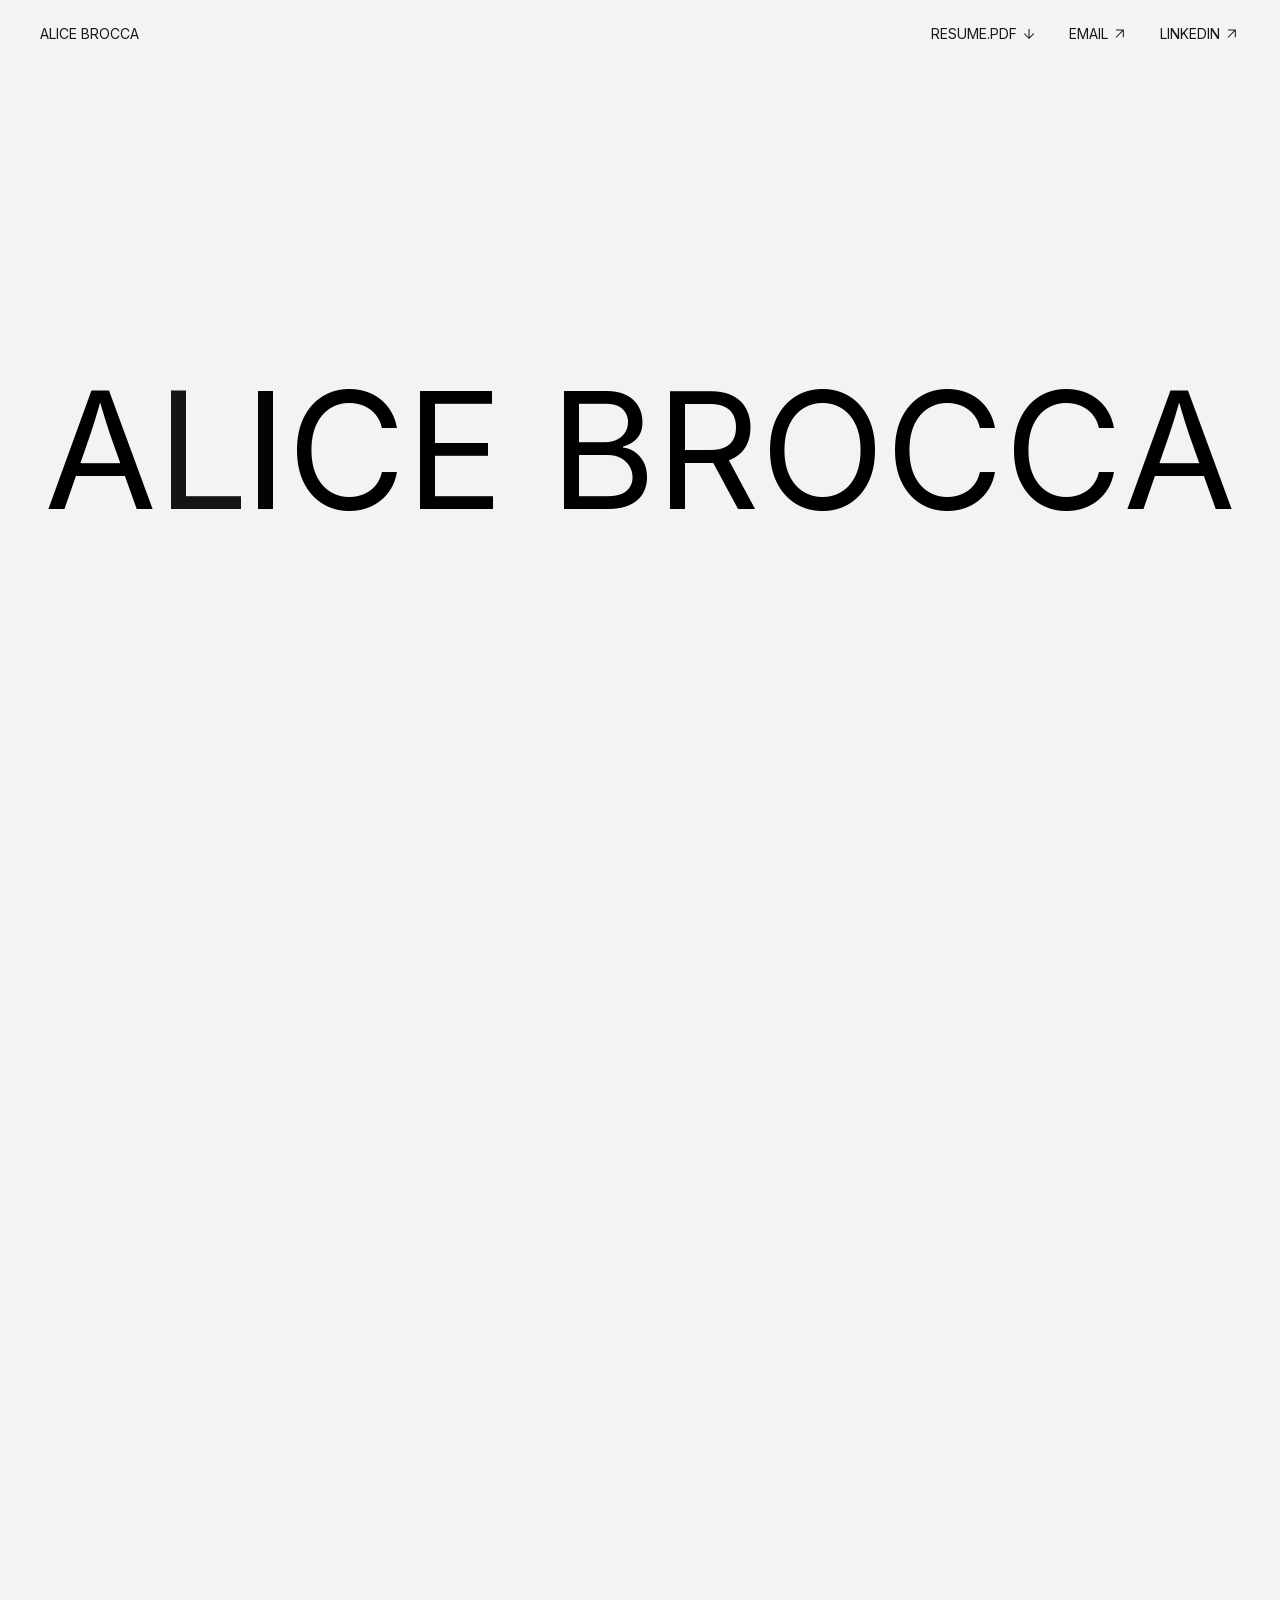
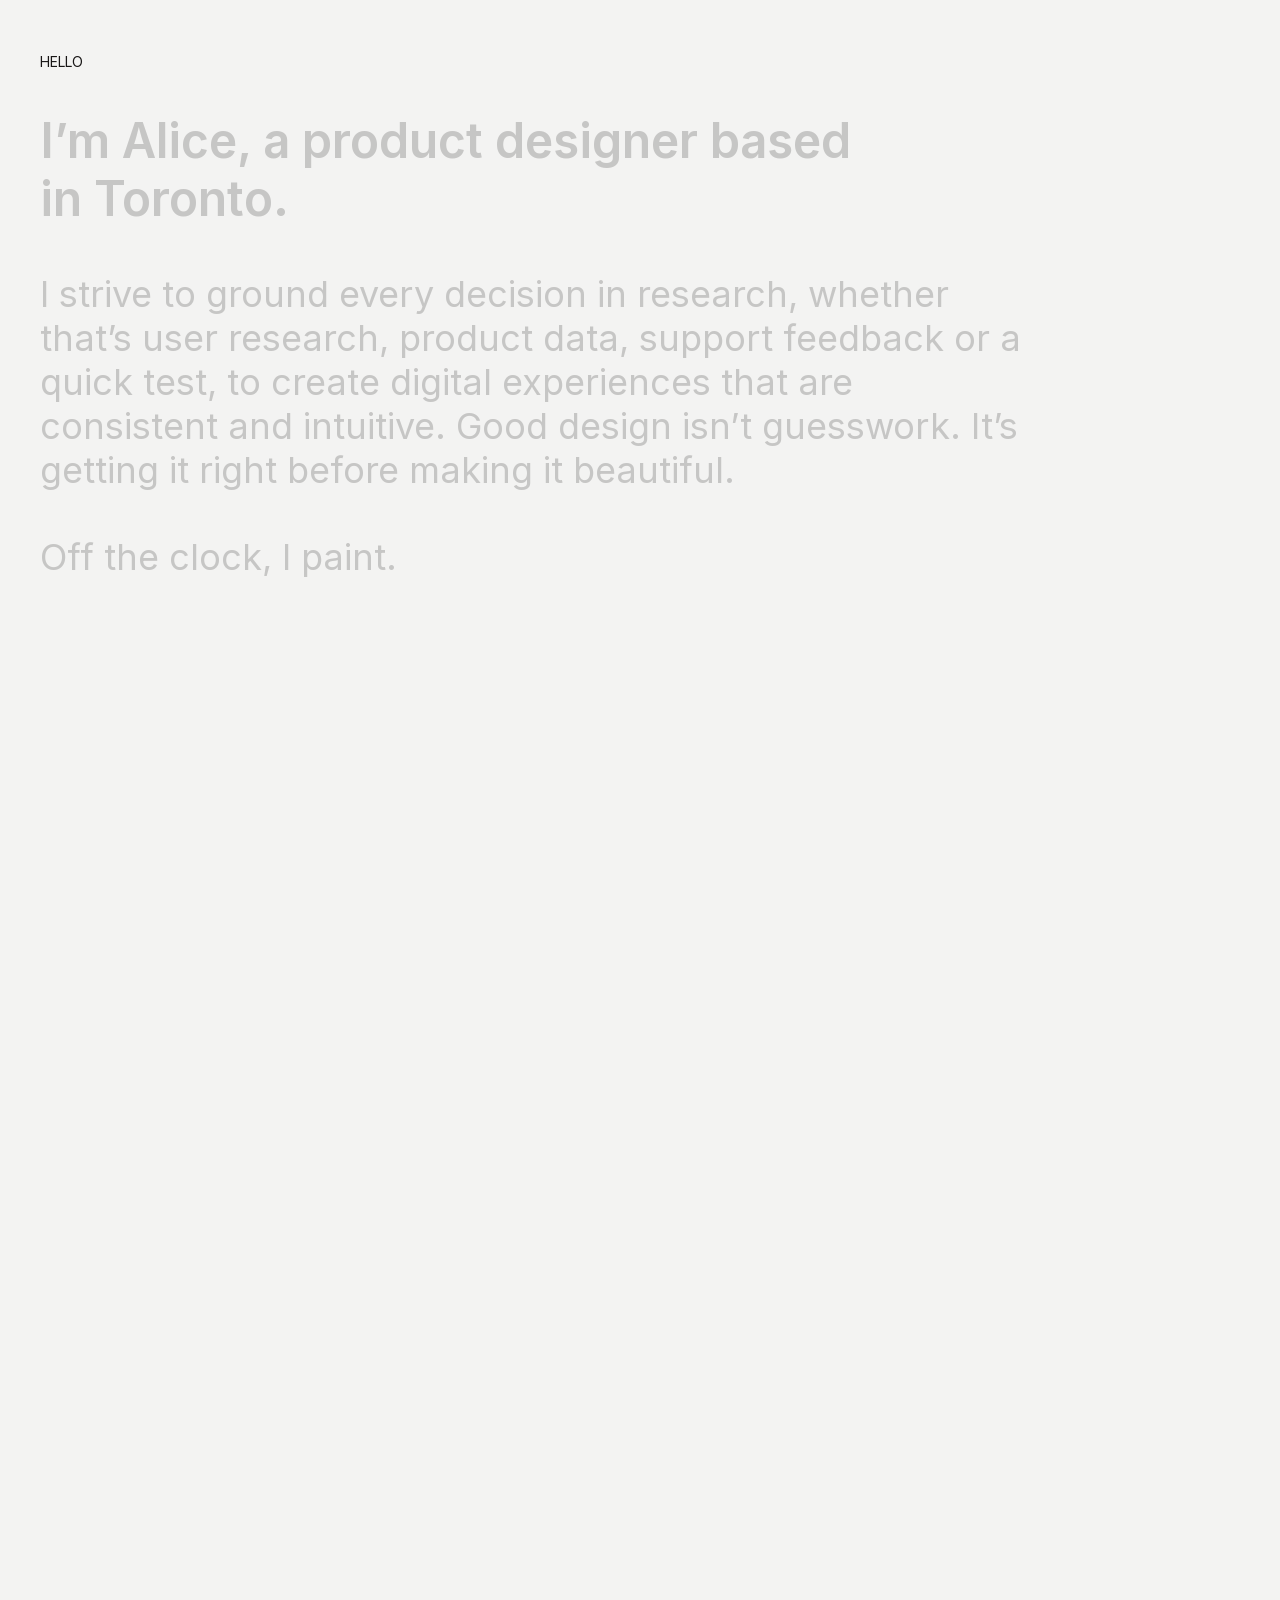
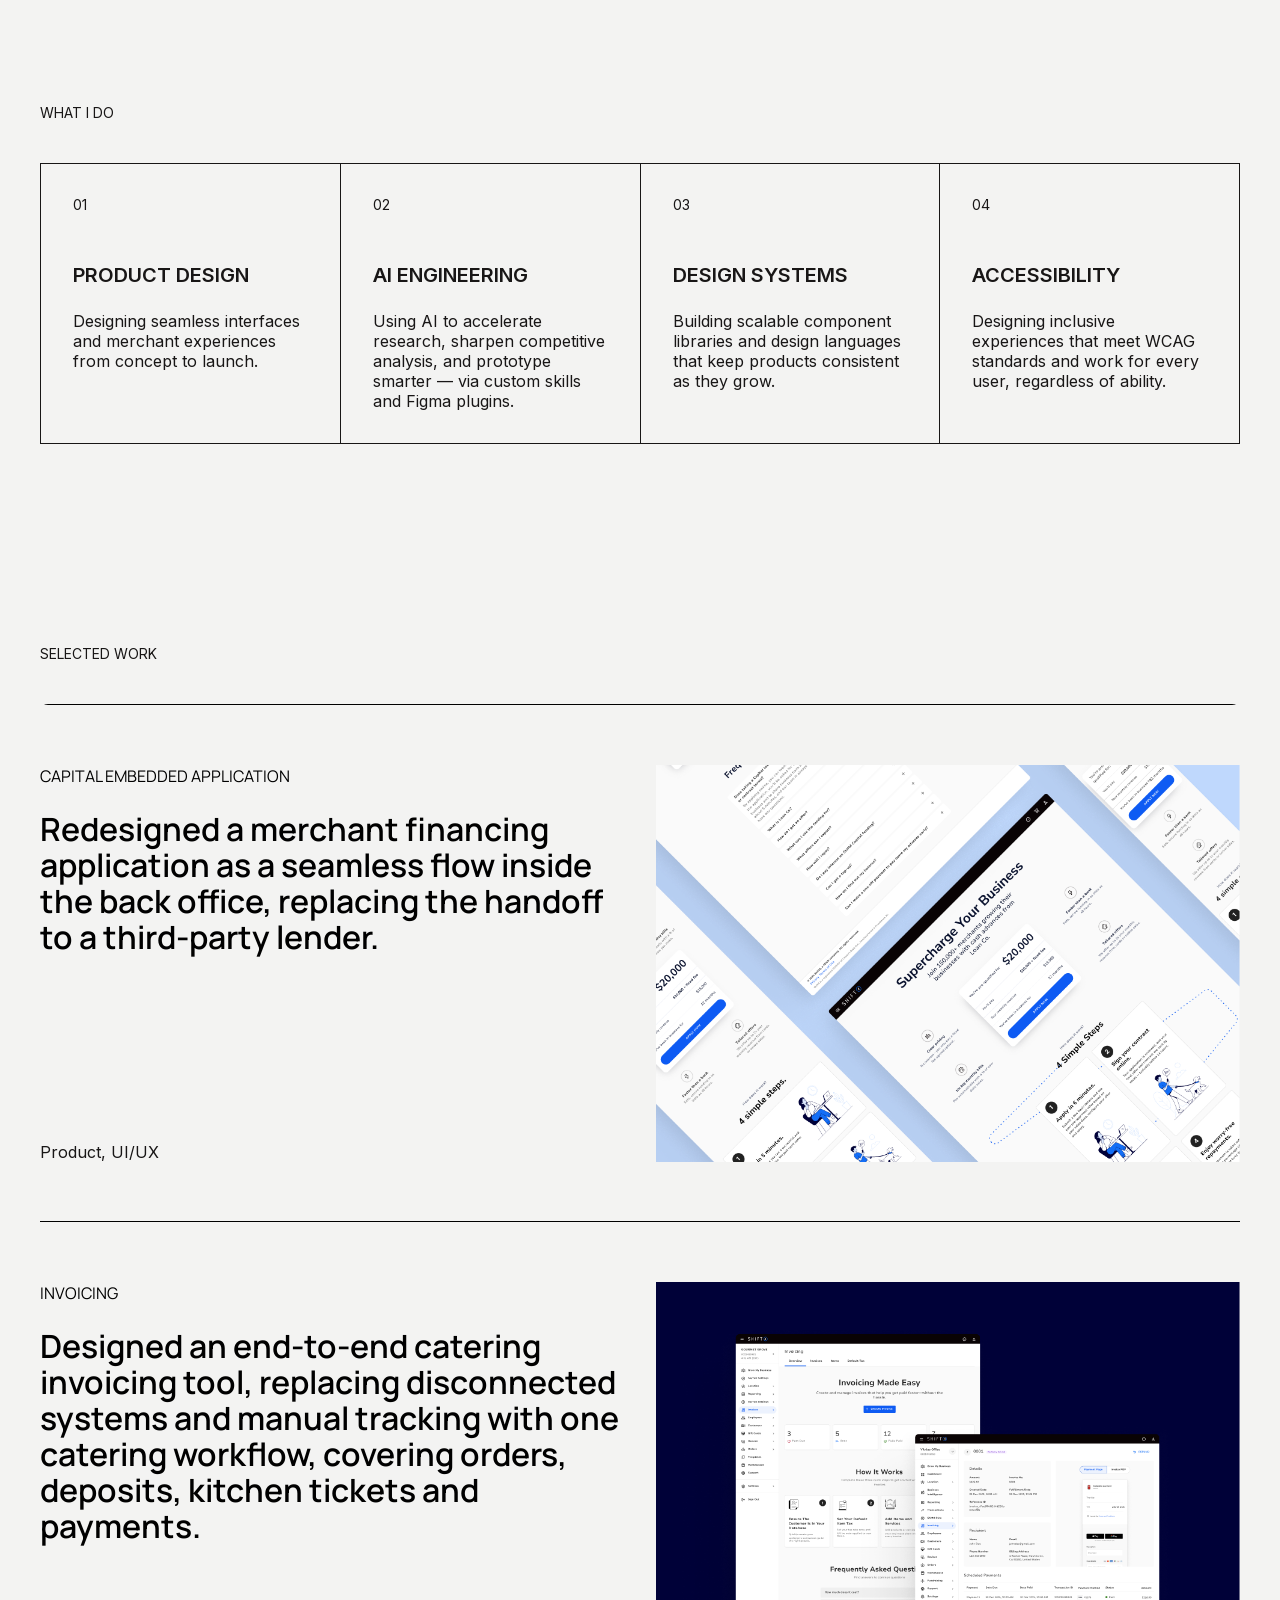
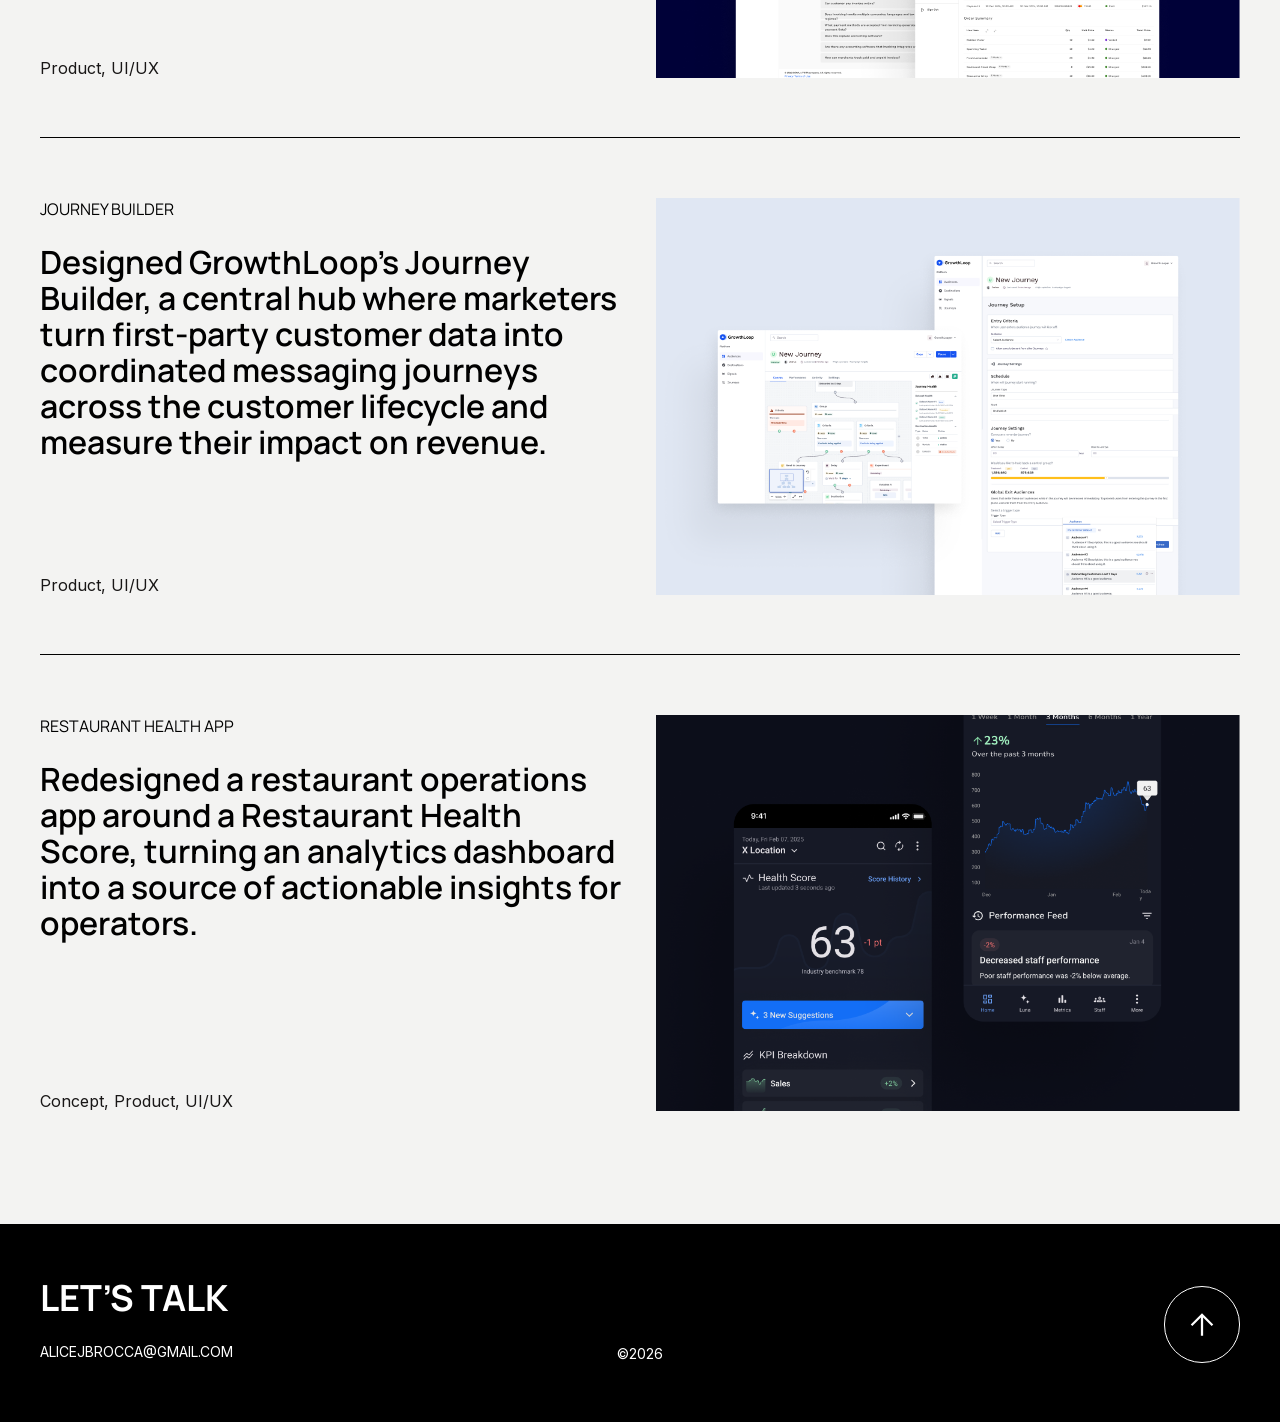
<file: site/index.html>
<!doctype html>
<html lang="en">
<head>
  <meta charset="utf-8">
  <meta name="viewport" content="width=device-width, initial-scale=1, viewport-fit=cover">
  <title>Alice Brocca — UI UX Designer</title>
  <meta name="description" content="Alice Brocca is a product designer in Toronto who takes complex digital products from A→B.">
  <link rel="preload" href="assets/fonts/InterVariable.woff2" as="font" type="font/woff2" crossorigin>
  <link rel="preload" href="assets/fonts/Manrope-VariableFont_wght.ttf" as="font" type="font/ttf" crossorigin>
  <link rel="icon" href="favicon.svg" type="image/svg+xml">
  <link rel="stylesheet" href="styles.css">
</head>
<body>
  <header class="site-header">
    <a class="site-header__id" href="index.html">
      <span class="site-header__name">ALICE BROCCA</span><span class="site-header__initials" aria-hidden="true">AB</span>
    </a>
    <nav class="site-header__nav" aria-label="Contact">
      <a href="assets/alicebrocca-resume.pdf" download="alicebrocca-resume.pdf">RESUME.PDF <svg class="icon-download" viewBox="0 0 24 24" aria-hidden="true"><path fill="currentColor" d="M11.25 4.5V16.627L5.55375 10.9307L4.5 12L12 19.5L19.5 12L18.4462 10.9307L12.75 16.627V4.5H11.25Z"/></svg></a>
      <a href="mailto:alicejbrocca@gmail.com">EMAIL <svg class="icon-external" viewBox="0 0 24 24" aria-hidden="true"><path fill="currentColor" d="M6.29425 17.6443L5.25 16.6L15.0905 6.75H6.14425V5.25H17.6443V16.75H16.1443V7.80375L6.29425 17.6443Z"/></svg></a>
      <a href="https://www.linkedin.com/in/alice-brocca-32087318b/" target="_blank" rel="noopener">LINKEDIN <svg class="icon-external" viewBox="0 0 24 24" aria-hidden="true"><path fill="currentColor" d="M6.29425 17.6443L5.25 16.6L15.0905 6.75H6.14425V5.25H17.6443V16.75H16.1443V7.80375L6.29425 17.6443Z"/></svg></a>
    </nav>
  </header>

  <main>
    <!-- Hero: pinned while the name collapses from ALICE BROCCA to A→B -->
    <section class="hero" id="top">
      <div class="hero__stage">
        <h1 class="hero__name" id="hero-name" aria-label="Alice Brocca">ALICE BROCCA</h1>
        <p class="hero__tagline">
          I take complex digital products from <strong>A→B</strong> //<br>
          grounded in research, built for scale, and<br>
          designed around the people that use them.
        </p>
      </div>
    </section>

    <div class="content">
      <!-- Pinned while scrolling; main.js brightens the words from 20% to 100% -->
      <section class="about" aria-labelledby="about-label">
        <div class="about__pin">
          <h2 class="label" id="about-label">HELLO</h2>
          <div class="about__text">
            <p class="about__lead">I’m Alice, a product designer based in Toronto.</p>
            <p>I strive to ground every decision in research, whether that’s user research, product data, support feedback or a quick test, to create digital experiences that are consistent and intuitive. Good design isn’t guesswork. It’s getting it right before making it beautiful.</p>
            <p>Off the clock, I paint.</p>
          </div>
        </div>
      </section>

      <section class="skills" aria-labelledby="skills-label">
        <h2 class="label" id="skills-label">WHAT I DO</h2>
        <ul class="skills__grid">
          <li class="skill">
            <p class="skill__num" aria-hidden="true">01</p>
            <h3 class="skill__title">PRODUCT DESIGN</h3>
            <p class="skill__text">Designing seamless interfaces and merchant experiences from concept to launch.</p>
          </li>
          <li class="skill">
            <p class="skill__num" aria-hidden="true">02</p>
            <h3 class="skill__title">AI ENGINEERING</h3>
            <p class="skill__text">Using AI to accelerate research, sharpen competitive analysis, and prototype smarter — via custom skills and Figma plugins.</p>
          </li>
          <li class="skill">
            <p class="skill__num" aria-hidden="true">03</p>
            <h3 class="skill__title">DESIGN SYSTEMS</h3>
            <p class="skill__text">Building scalable component libraries and design languages that keep products consistent as they grow.</p>
          </li>
          <li class="skill">
            <p class="skill__num" aria-hidden="true">04</p>
            <h3 class="skill__title">ACCESSIBILITY</h3>
            <p class="skill__text">Designing inclusive experiences that meet WCAG standards and work for every user, regardless of ability.</p>
          </li>
        </ul>
      </section>

      <section class="work" id="work" aria-labelledby="work-label">
        <h2 class="label work__label" id="work-label">SELECTED WORK</h2>
        <ul class="work__list">
          <li>
            <a class="project" href="capital.html">
              <div class="project__text">
                <div class="project__intro">
                  <p class="project__name">Capital Embedded Application</p>
                  <h3 class="project__title">Redesigned a merchant financing application as a seamless flow inside the back office, replacing the handoff to a third-party lender.</h3>
                </div>
                <p class="project__meta"><span>Product, UI/UX</span></p>
              </div>
              <div class="project__image">
                <img src="assets/images/home/capital.png" width="972" height="660" alt="Capital financing application screens" loading="lazy">
              </div>
            </a>
          </li>
          <li>
            <a class="project" href="invoicing.html">
              <div class="project__text">
                <div class="project__intro">
                  <p class="project__name">Invoicing</p>
                  <h3 class="project__title">Designed an end-to-end catering invoicing tool, replacing disconnected systems and manual tracking with one catering workflow, covering orders, deposits, kitchen tickets and payments.</h3>
                </div>
                <p class="project__meta"><span>Product, UI/UX</span></p>
              </div>
              <div class="project__image">
                <img src="assets/images/home/invoicing.png" width="972" height="660" alt="Catering invoicing tool screens" loading="lazy">
              </div>
            </a>
          </li>
          <li>
            <a class="project" href="journey-builder.html">
              <div class="project__text">
                <div class="project__intro">
                  <p class="project__name">Journey Builder</p>
                  <h3 class="project__title">Designed GrowthLoop’s Journey Builder, a central hub where marketers turn first-party customer data into coordinated messaging journeys across the customer lifecycle and measure their impact on revenue.</h3>
                </div>
                <p class="project__meta"><span>Product, UI/UX</span></p>
              </div>
              <div class="project__image">
                <img src="assets/images/home/journey-builder.png" width="972" height="660" alt="Journey Builder screens" loading="lazy">
              </div>
            </a>
          </li>
          <li>
            <a class="project" href="health-app.html">
              <div class="project__text">
                <div class="project__intro">
                  <p class="project__name">Restaurant Health App</p>
                  <h3 class="project__title">Redesigned a restaurant operations app around a Restaurant Health Score, turning an analytics dashboard into a source of actionable insights for operators.</h3>
                </div>
                <p class="project__meta"><span>Concept, Product, UI/UX</span></p>
              </div>
              <div class="project__image">
                <img src="assets/images/home/health-app.png" width="972" height="660" alt="Restaurant Health app screens" loading="lazy">
              </div>
            </a>
          </li>
        </ul>
      </section>
    </div>
  </main>

  <footer class="site-footer">
    <div class="site-footer__contact">
      <p class="site-footer__title">LET’S TALK</p>
      <a href="mailto:alicejbrocca@gmail.com" class="copy-email" data-copy="alicejbrocca@gmail.com">ALICEJBROCCA@GMAIL.COM</a>
    </div>
    <p class="site-footer__copy">©2026</p>
    <div class="site-footer__top">
      <a href="#top" class="to-top" aria-label="Back to top">
        <img src="assets/icons/arrow-up.svg" width="76" height="77" alt="">
      </a>
    </div>
  </footer>

  <script src="main.js"></script>
</body>
</html>
</file>
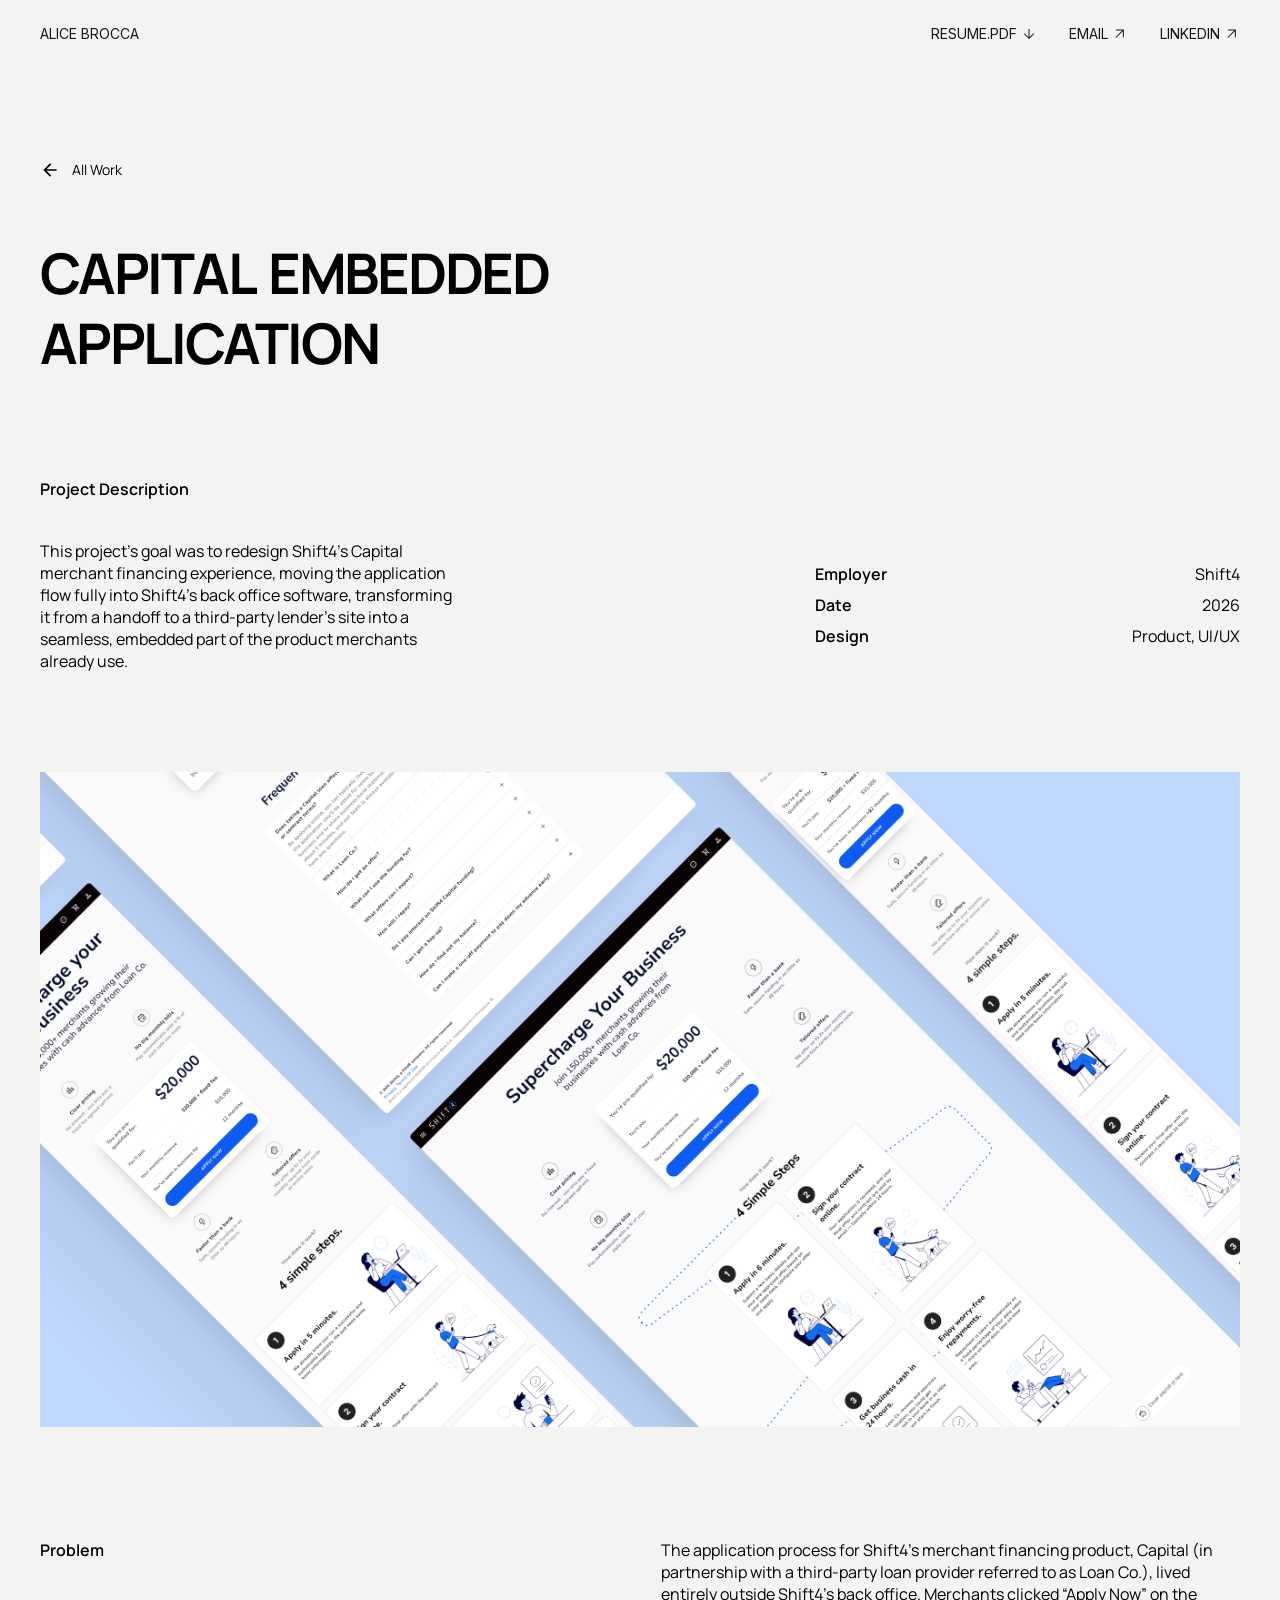
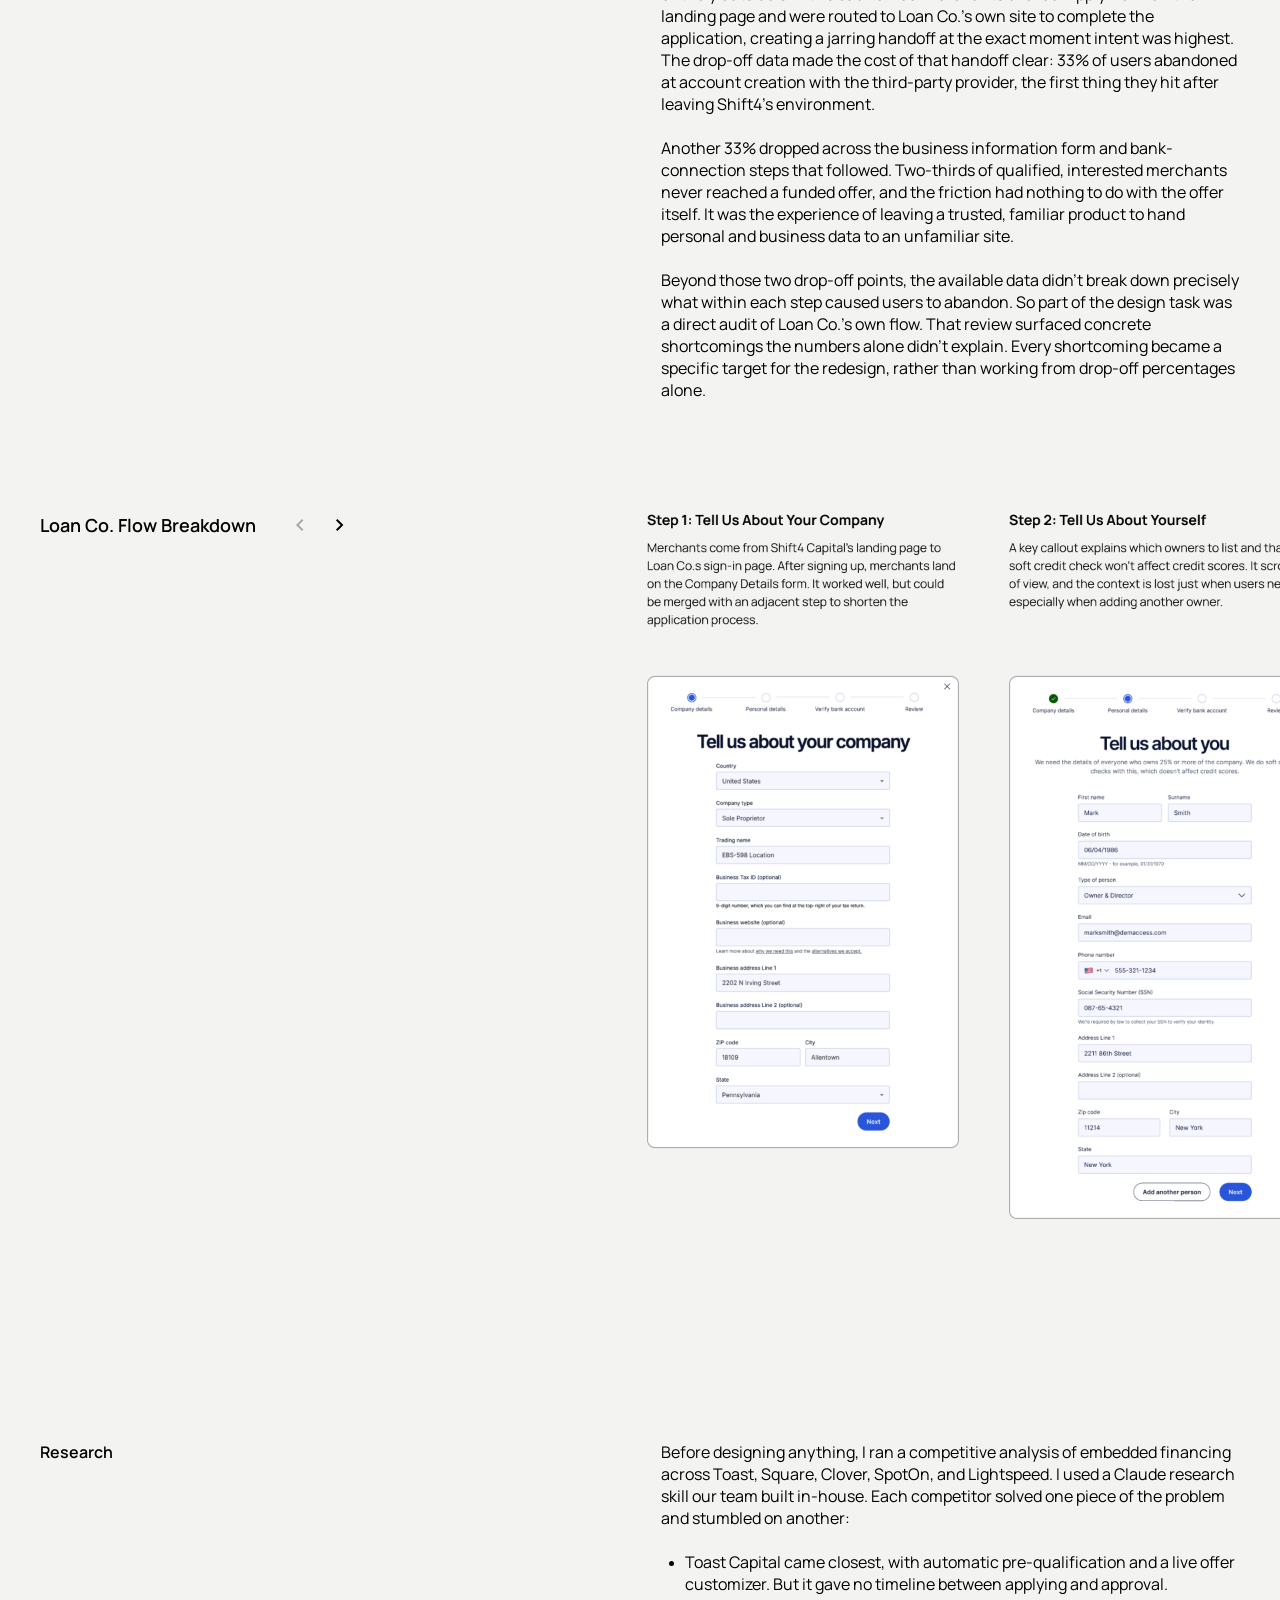
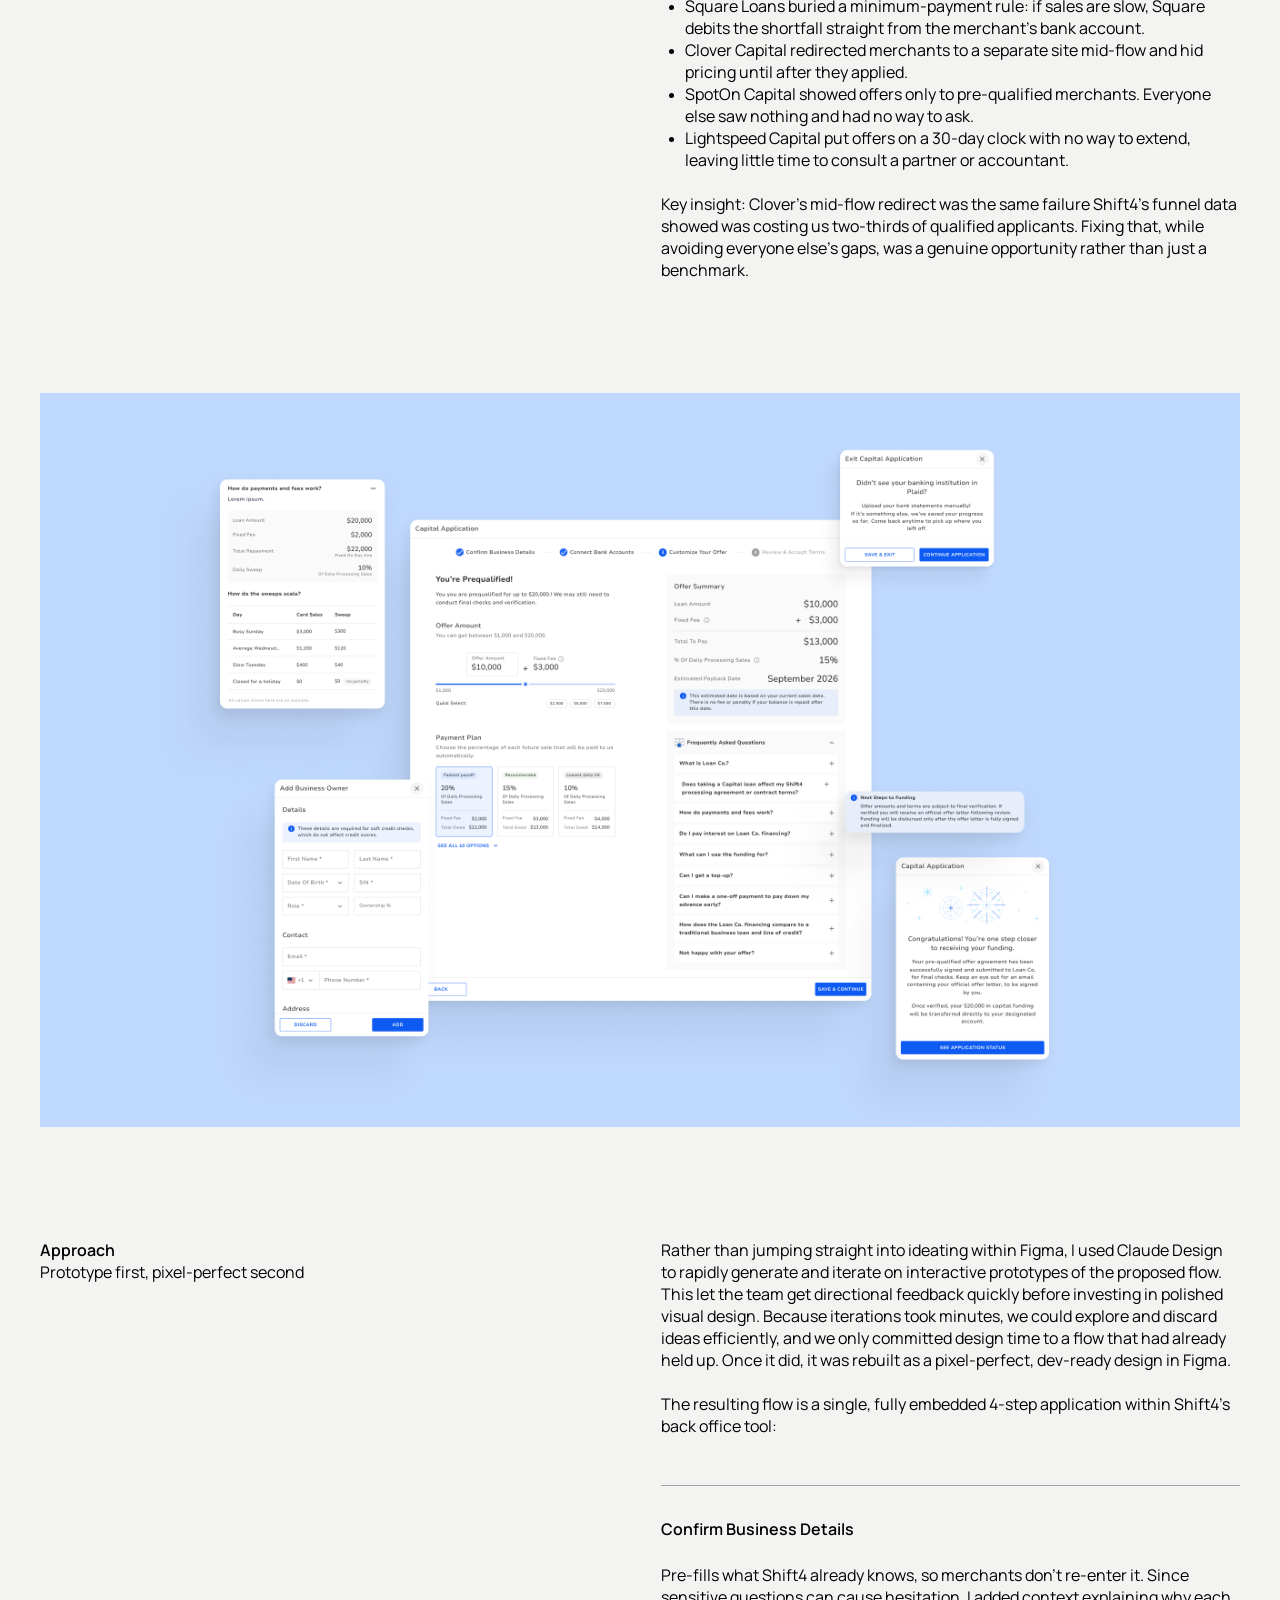
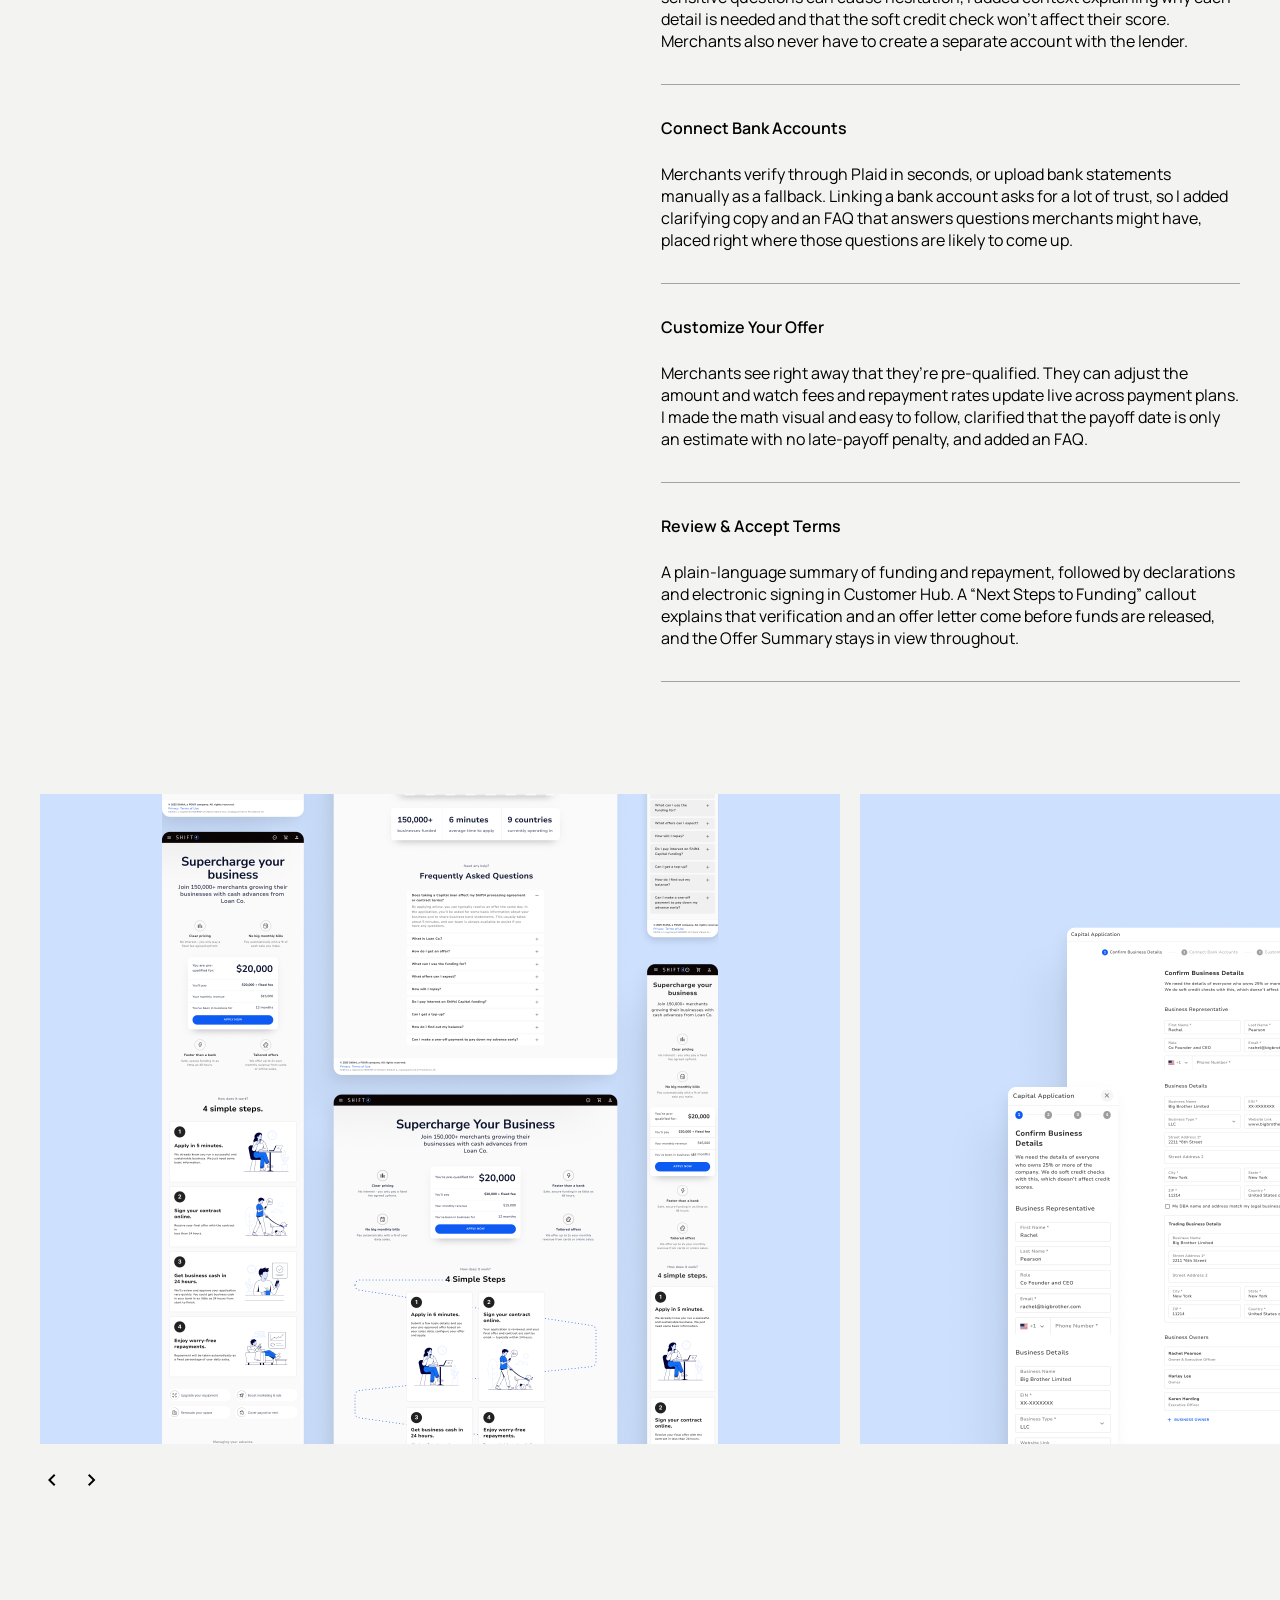
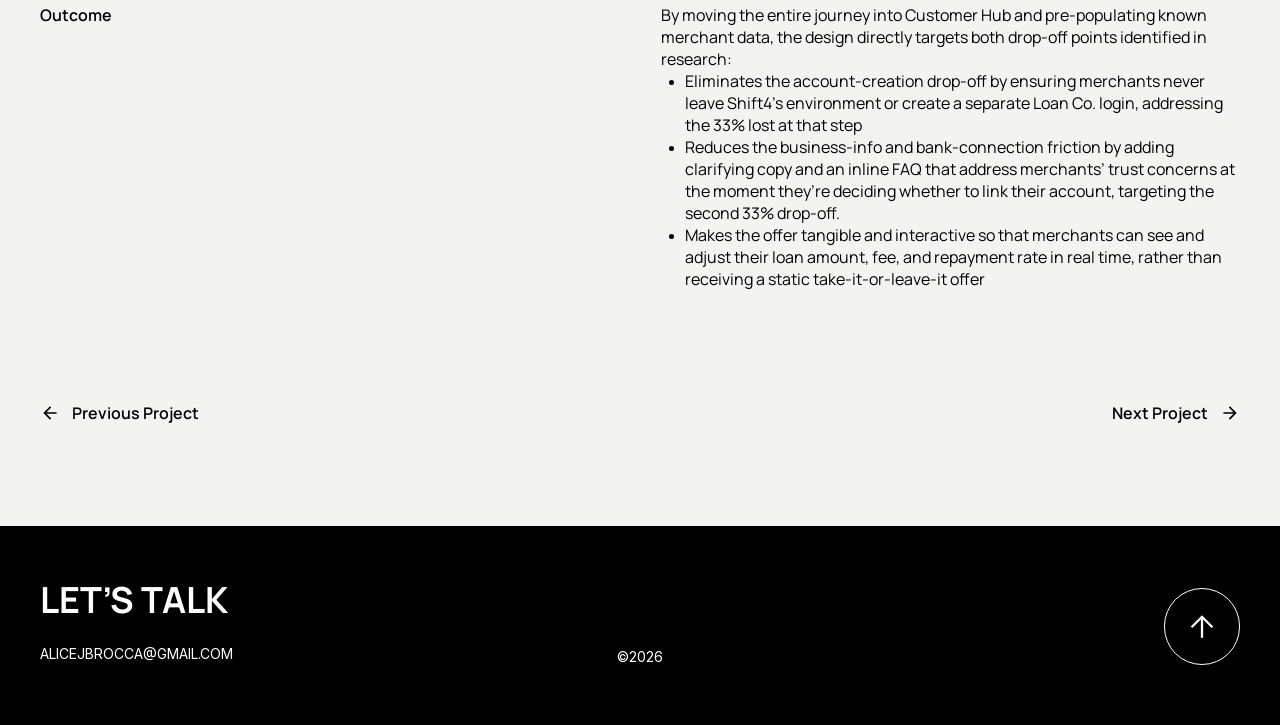
<file: site/capital.html>
<!doctype html>
<html lang="en">
<head>
  <meta charset="utf-8">
  <meta name="viewport" content="width=device-width, initial-scale=1, viewport-fit=cover">
  <title>Capital Embedded Application — Alice Brocca</title>
  <meta name="description" content="Redesigning Shift4 Capital’s financing application as a seamless flow inside Shift4’s back office.">
  <meta name="robots" content="noindex">
  <link rel="preload" href="assets/fonts/InterVariable.woff2" as="font" type="font/woff2" crossorigin>
  <link rel="preload" href="assets/fonts/Manrope-VariableFont_wght.ttf" as="font" type="font/ttf" crossorigin>
  <link rel="icon" href="favicon.svg" type="image/svg+xml">
  <link rel="stylesheet" href="styles.css">
  <link rel="stylesheet" href="case-study.css">
</head>
<body class="case-page">
  <header class="site-header">
    <a class="site-header__id" href="index.html">
      <span class="site-header__name">ALICE BROCCA</span><span class="site-header__initials" aria-hidden="true">AB</span>
    </a>
    <nav class="site-header__nav" aria-label="Contact">
      <a href="assets/alicebrocca-resume.pdf" download="alicebrocca-resume.pdf">RESUME.PDF <svg class="icon-download" viewBox="0 0 24 24" aria-hidden="true"><path fill="currentColor" d="M11.25 4.5V16.627L5.55375 10.9307L4.5 12L12 19.5L19.5 12L18.4462 10.9307L12.75 16.627V4.5H11.25Z"/></svg></a>
      <a href="mailto:alicejbrocca@gmail.com">EMAIL <svg class="icon-external" viewBox="0 0 24 24" aria-hidden="true"><path fill="currentColor" d="M6.29425 17.6443L5.25 16.6L15.0905 6.75H6.14425V5.25H17.6443V16.75H16.1443V7.80375L6.29425 17.6443Z"/></svg></a>
      <a href="https://www.linkedin.com/in/alice-brocca-32087318b/" target="_blank" rel="noopener">LINKEDIN <svg class="icon-external" viewBox="0 0 24 24" aria-hidden="true"><path fill="currentColor" d="M6.29425 17.6443L5.25 16.6L15.0905 6.75H6.14425V5.25H17.6443V16.75H16.1443V7.80375L6.29425 17.6443Z"/></svg></a>
    </nav>
  </header>

  <main class="cs" id="top">
    <a class="cs-back" href="index.html#work">
      <svg viewBox="0 0 24 24" aria-hidden="true"><path fill="currentColor" d="M7.825 13l5.6 5.6L12 20l-8-8 8-8 1.425 1.4-5.6 5.6H20v2H7.825z"/></svg>
      <span>All Work</span>
    </a>

    <h1 class="cs-title">Capital Embedded Application</h1>

    <div class="cs-intro">
      <div class="cs-intro__desc">
        <h2 class="cs-label">Project Description</h2>
        <p>This project’s goal was to redesign Shift4’s Capital merchant financing experience, moving the application flow fully into Shift4’s back office software, transforming it from a handoff to a third-party lender’s site into a seamless, embedded part of the product merchants already use.</p>
      </div>
      <dl class="cs-meta">
        <dt>Employer</dt><dd>Shift4</dd>
        <dt>Date</dt><dd>2026</dd>
        <dt>Design</dt><dd>Product, UI/UX</dd>
      </dl>
    </div>

    <figure class="cs-figure">
      <img src="assets/images/capital/hero.png" width="1320" height="720" alt="Shift4 Capital landing pages and application screens, tilted on a blue background">
    </figure>

    <section class="cs-section">
      <h2 class="cs-label">Problem</h2>
      <div class="cs-section__body">
        <p>The application process for Shift4’s merchant financing product, Capital (in partnership with a third-party loan provider referred to as Loan Co.), lived entirely outside Shift4’s back office. Merchants clicked “Apply Now” on the landing page and were routed to Loan Co.’s own site to complete the application, creating a jarring handoff at the exact moment intent was highest. The drop-off data made the cost of that handoff clear: 33% of users abandoned at account creation with the third-party provider, the first thing they hit after leaving Shift4’s environment.</p>
        <p>Another 33% dropped across the business information form and bank-connection steps that followed. Two-thirds of qualified, interested merchants never reached a funded offer, and the friction had nothing to do with the offer itself. It was the experience of leaving a trusted, familiar product to hand personal and business data to an unfamiliar site.</p>
        <p>Beyond those two drop-off points, the available data didn’t break down precisely what within each step caused users to abandon. So part of the design task was a direct audit of Loan Co.’s own flow. That review surfaced concrete shortcomings the numbers alone didn’t explain. Every shortcoming became a specific target for the redesign, rather than working from drop-off percentages alone.</p>
      </div>
    </section>

    <section class="cs-section cs-breakdown">
      <div class="cs-breakdown__head">
        <h2 class="cs-label">Loan Co. Flow Breakdown</h2>
        <div class="cs-arrows" data-track="capital-breakdown">
          <button type="button" aria-label="Previous step" aria-controls="capital-breakdown"><svg viewBox="0 0 24 24" aria-hidden="true"><path fill="currentColor" d="M14 18l-6-6 6-6 1.4 1.4-4.6 4.6 4.6 4.6L14 18z"/></svg></button>
          <button type="button" aria-label="Next step" aria-controls="capital-breakdown"><svg viewBox="0 0 24 24" aria-hidden="true"><path fill="currentColor" d="M12.6 12L8 7.4 9.4 6l6 6-6 6L8 16.6l4.6-4.6z"/></svg></button>
        </div>
      </div>
      <div class="cs-breakdown__track" id="capital-breakdown" tabindex="0" aria-label="Loan Co. flow, seven steps">
        <img src="assets/images/capital/comp-slider.png" width="3091" height="816" alt="Seven steps of Loan Co.’s original application: tell us about your company, tell us about yourself, verify your bank account, review and submit, customize your offer, review and accept terms, and application status, each with notes on what worked and what didn’t">
      </div>
    </section>

    <section class="cs-section">
      <h2 class="cs-label">Research</h2>
      <div class="cs-section__body">
        <p>Before designing anything, I ran a competitive analysis of embedded financing across Toast, Square, Clover, SpotOn, and Lightspeed. I used a Claude research skill our team built in-house. Each competitor solved one piece of the problem and stumbled on another:</p>
        <ul class="bullets">
          <li>Toast Capital came closest, with automatic pre-qualification and a live offer customizer. But it gave no timeline between applying and approval.</li>
          <li>Square Loans buried a minimum-payment rule: if sales are slow, Square debits the shortfall straight from the merchant’s bank account.</li>
          <li>Clover Capital redirected merchants to a separate site mid-flow and hid pricing until after they applied.</li>
          <li>SpotOn Capital showed offers only to pre-qualified merchants. Everyone else saw nothing and had no way to ask.</li>
          <li>Lightspeed Capital put offers on a 30-day clock with no way to extend, leaving little time to consult a partner or accountant.</li>
        </ul>
        <p>Key insight: Clover’s mid-flow redirect was the same failure Shift4’s funnel data showed was costing us two-thirds of qualified applicants. Fixing that, while avoiding everyone else’s gaps, was a genuine opportunity rather than just a benchmark.</p>
      </div>
    </section>

    <figure class="cs-figure">
      <img src="assets/images/capital/image.png" width="1320" height="808" alt="Redesigned Capital application: offer customizer with payment plans, offer summary, FAQ, add business owner and confirmation dialogs" loading="lazy">
    </figure>

    <section class="cs-section">
      <h2 class="cs-label">Approach<small>Prototype first, pixel-perfect second</small></h2>
      <div class="cs-section__body">
        <p>Rather than jumping straight into ideating within Figma, I used Claude Design to rapidly generate and iterate on interactive prototypes of the proposed flow. This let the team get directional feedback quickly before investing in polished visual design. Because iterations took minutes, we could explore and discard ideas efficiently, and we only committed design time to a flow that had already held up. Once it did, it was rebuilt as a pixel-perfect, dev-ready design in Figma.</p>
        <p>The resulting flow is a single, fully embedded 4-step application within Shift4’s back office tool:</p>
        <ul class="cs-steps">
          <li>
            <h3>Confirm Business Details</h3>
            <p>Pre-fills what Shift4 already knows, so merchants don’t re-enter it. Since sensitive questions can cause hesitation, I added context explaining why each detail is needed and that the soft credit check won’t affect their score. Merchants also never have to create a separate account with the lender.</p>
          </li>
          <li>
            <h3>Connect Bank Accounts</h3>
            <p>Merchants verify through Plaid in seconds, or upload bank statements manually as a fallback. Linking a bank account asks for a lot of trust, so I added clarifying copy and an FAQ that answers questions merchants might have, placed right where those questions are likely to come up.</p>
          </li>
          <li>
            <h3>Customize Your Offer</h3>
            <p>Merchants see right away that they’re pre-qualified. They can adjust the amount and watch fees and repayment rates update live across payment plans. I made the math visual and easy to follow, clarified that the payoff date is only an estimate with no late-payoff penalty, and added an FAQ.</p>
          </li>
          <li>
            <h3>Review &amp; Accept Terms</h3>
            <p>A plain-language summary of funding and repayment, followed by declarations and electronic signing in Customer Hub. A “Next Steps to Funding” callout explains that verification and an offer letter come before funds are released, and the Offer Summary stays in view throughout.</p>
          </li>
        </ul>
      </div>
    </section>

    <div class="cs-carousel">
      <div class="cs-carousel__track" id="capital-carousel" tabindex="0" aria-label="Capital screens">
        <img src="assets/images/capital/carousel-1.png" width="800" height="650" alt="Capital landing pages on desktop and mobile" loading="lazy">
        <img src="assets/images/capital/carousel-2.png" width="800" height="650" alt="Confirm Business Details step on desktop and mobile, with the Add Business Owner panel" loading="lazy">
        <img src="assets/images/capital/carousel-3.png" width="800" height="650" alt="Connect Bank Accounts step with Plaid verification, FAQ and exit dialog" loading="lazy">
        <img src="assets/images/capital/carousel-4.png" width="800" height="650" alt="Customize Your Offer step with offer amount, payment plans and offer summary" loading="lazy">
        <img src="assets/images/capital/carousel-5.png" width="800" height="650" alt="Review and Accept Terms step, confirmation message and funding status screens" loading="lazy">
      </div>
      <div class="cs-arrows" data-track="capital-carousel">
        <button type="button" aria-label="Previous image" aria-controls="capital-carousel"><svg viewBox="0 0 24 24" aria-hidden="true"><path fill="currentColor" d="M14 18l-6-6 6-6 1.4 1.4-4.6 4.6 4.6 4.6L14 18z"/></svg></button>
        <button type="button" aria-label="Next image" aria-controls="capital-carousel"><svg viewBox="0 0 24 24" aria-hidden="true"><path fill="currentColor" d="M12.6 12L8 7.4 9.4 6l6 6-6 6L8 16.6l4.6-4.6z"/></svg></button>
      </div>
    </div>

    <section class="cs-section">
      <h2 class="cs-label">Outcome</h2>
      <div class="cs-section__body">
        <p class="tight">By moving the entire journey into Customer Hub and pre-populating known merchant data, the design directly targets both drop-off points identified in research:</p>
        <ul class="bullets">
          <li>Eliminates the account-creation drop-off by ensuring merchants never leave Shift4’s environment or create a separate Loan Co. login, addressing the 33% lost at that step</li>
          <li>Reduces the business-info and bank-connection friction by adding clarifying copy and an inline FAQ that address merchants’ trust concerns at the moment they’re deciding whether to link their account, targeting the second 33% drop-off.</li>
          <li>Makes the offer tangible and interactive so that merchants can see and adjust their loan amount, fee, and repayment rate in real time, rather than receiving a static take-it-or-leave-it offer</li>
        </ul>
      </div>
    </section>

    <nav class="cs-nav" aria-label="Projects">
      <a href="health-app.html"><svg viewBox="0 0 24 24" aria-hidden="true"><path fill="currentColor" d="M7.825 13l5.6 5.6L12 20l-8-8 8-8 1.425 1.4-5.6 5.6H20v2H7.825z"/></svg><span>Previous Project</span></a>
      <a href="invoicing.html"><span>Next Project</span><svg viewBox="0 0 24 24" aria-hidden="true"><path fill="currentColor" d="M16.175 13H4v-2h12.175l-5.6-5.6L12 4l8 8-8 8-1.425-1.4 5.6-5.6z"/></svg></a>
    </nav>
  </main>

  <footer class="site-footer">
    <div class="site-footer__contact">
      <p class="site-footer__title">LET’S TALK</p>
      <a href="mailto:alicejbrocca@gmail.com" class="copy-email" data-copy="alicejbrocca@gmail.com">ALICEJBROCCA@GMAIL.COM</a>
    </div>
    <p class="site-footer__copy">©2026</p>
    <div class="site-footer__top">
      <a href="#top" class="to-top" aria-label="Back to top">
        <img src="assets/icons/arrow-up.svg" width="76" height="77" alt="">
      </a>
    </div>
  </footer>

  <script src="main.js"></script>
</body>
</html>
</file>
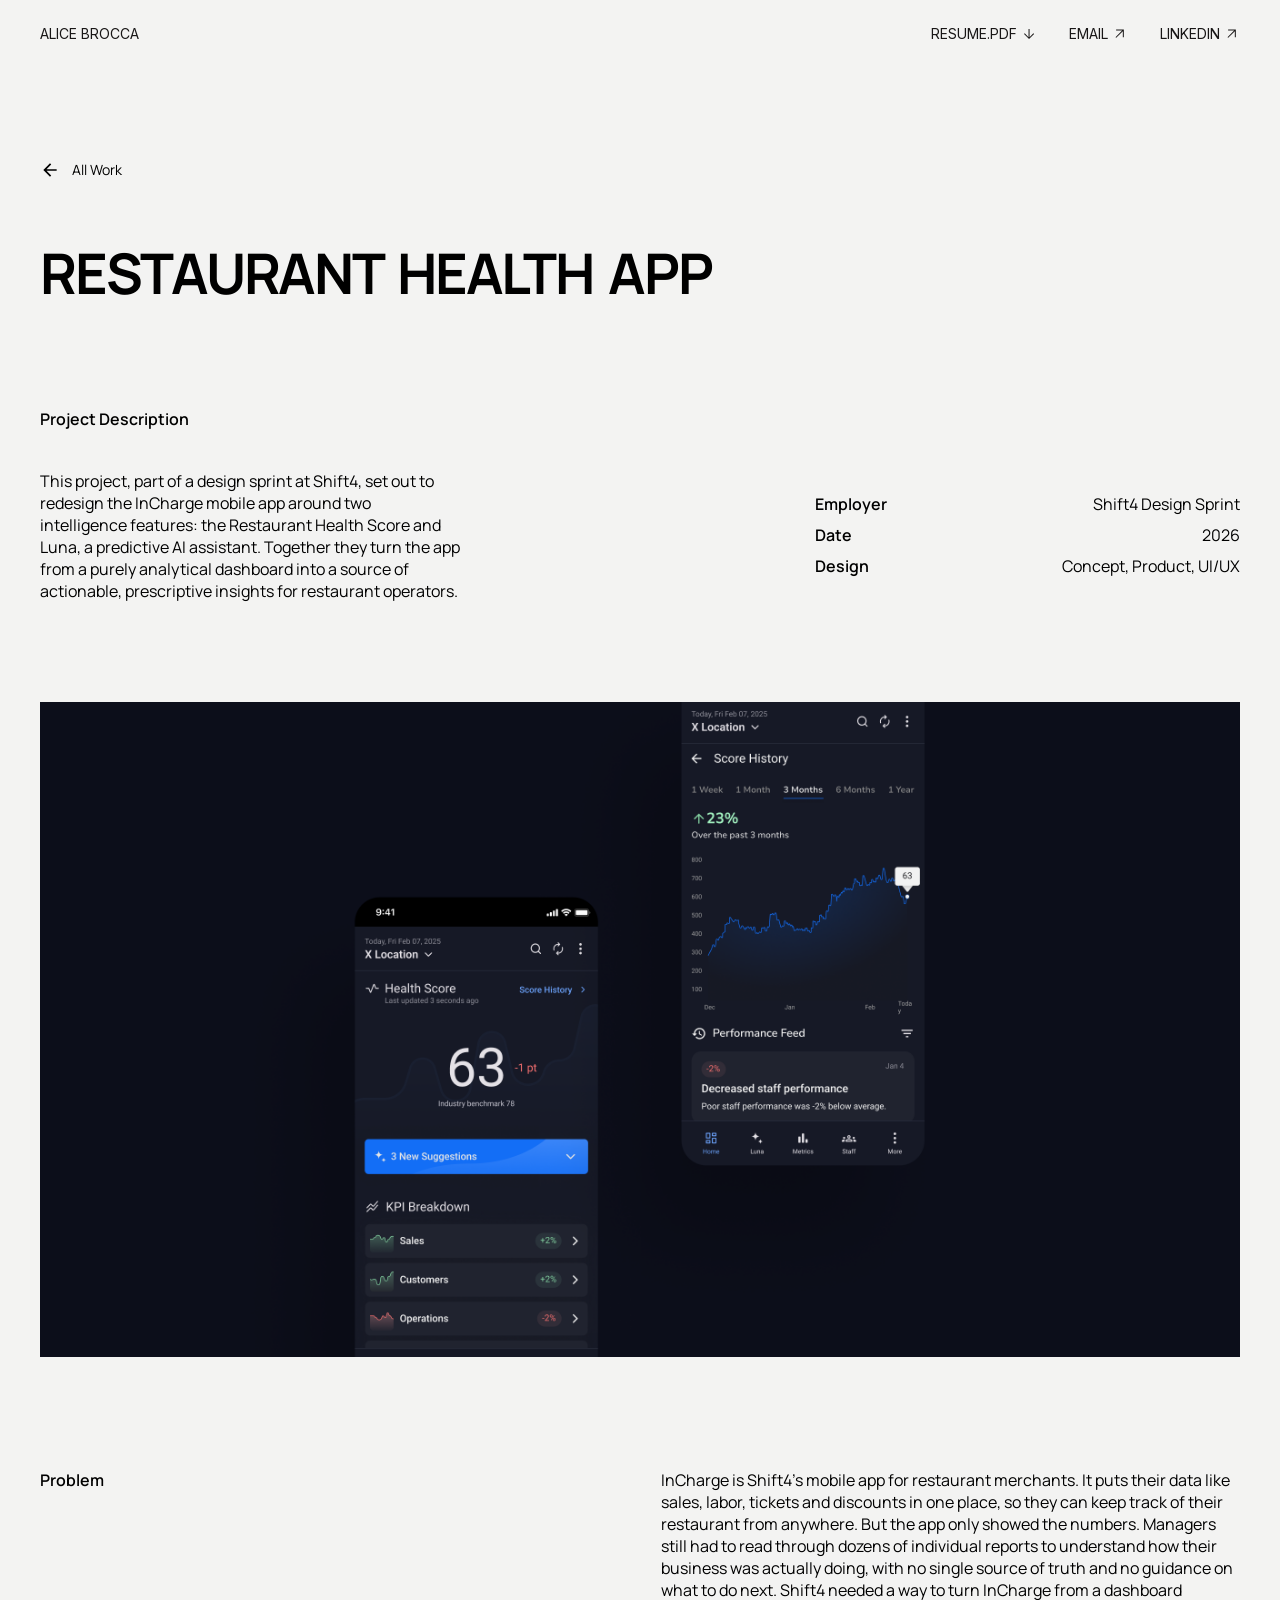
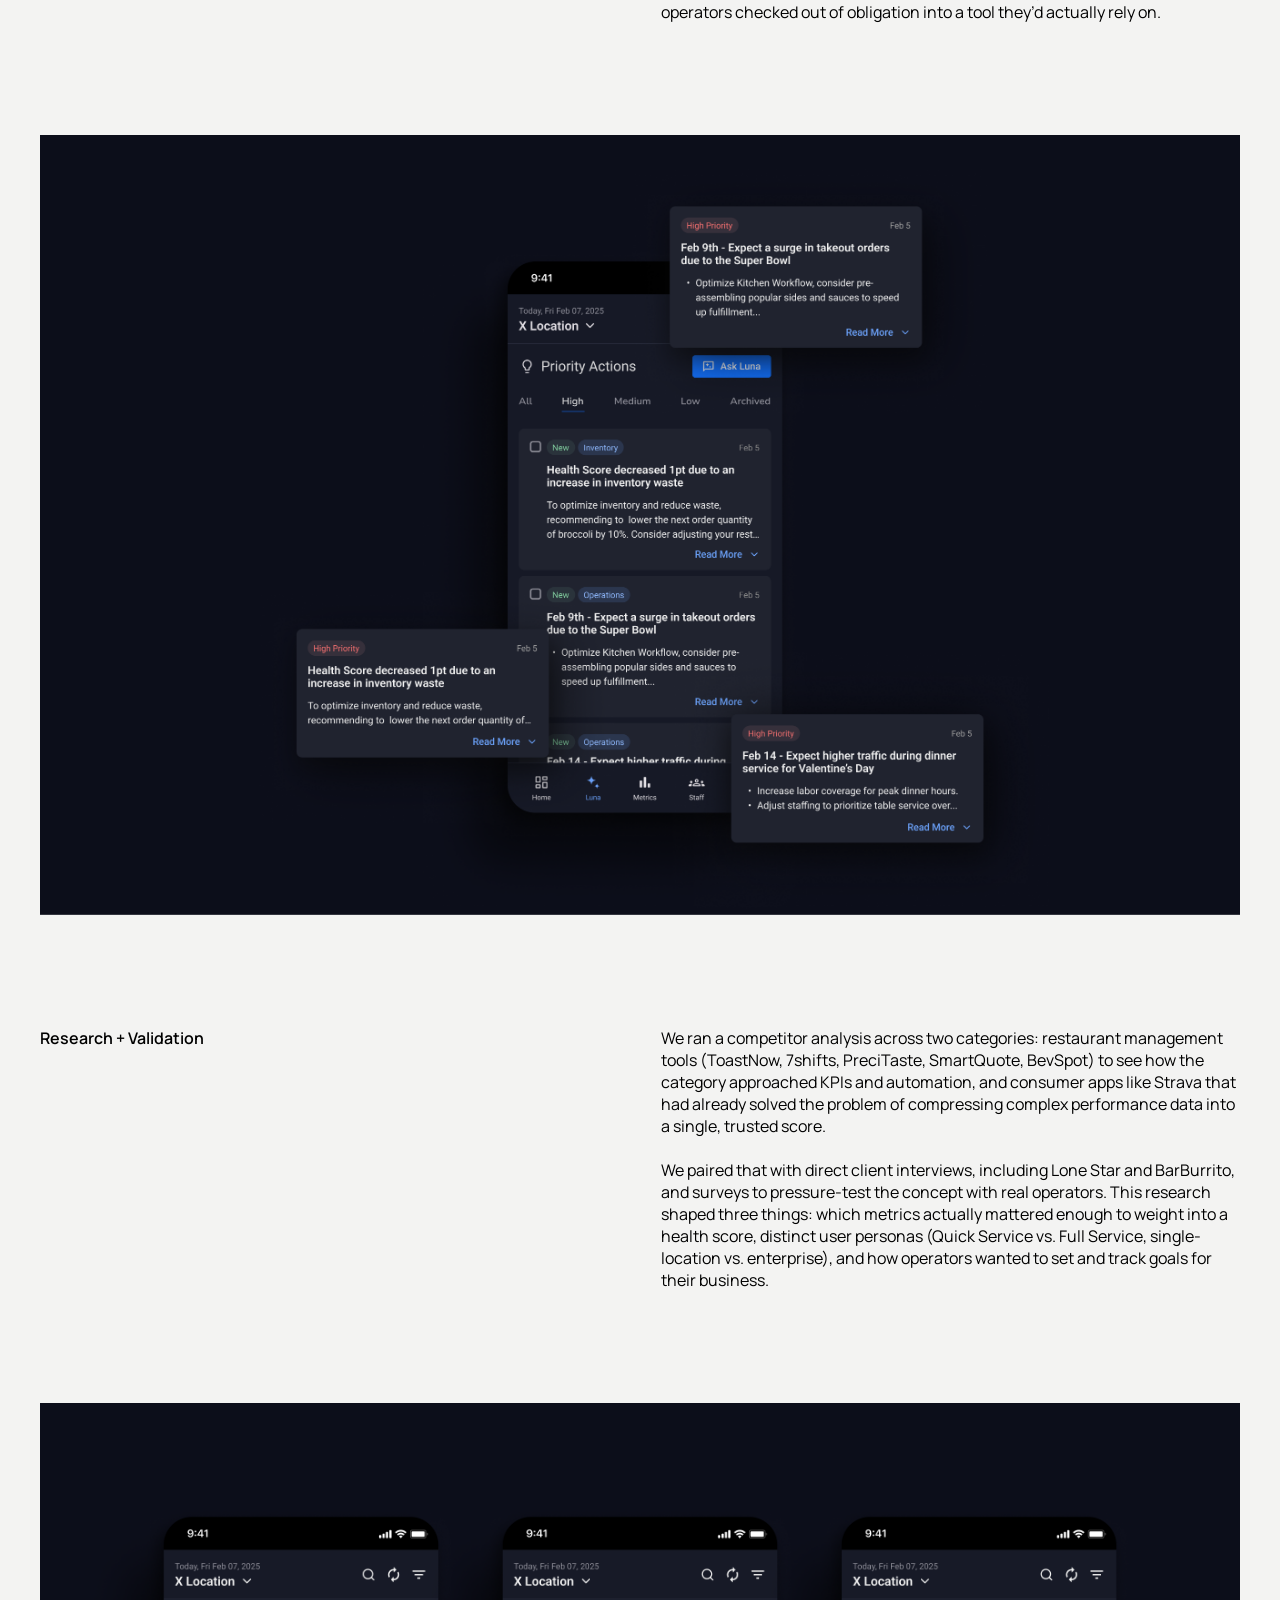
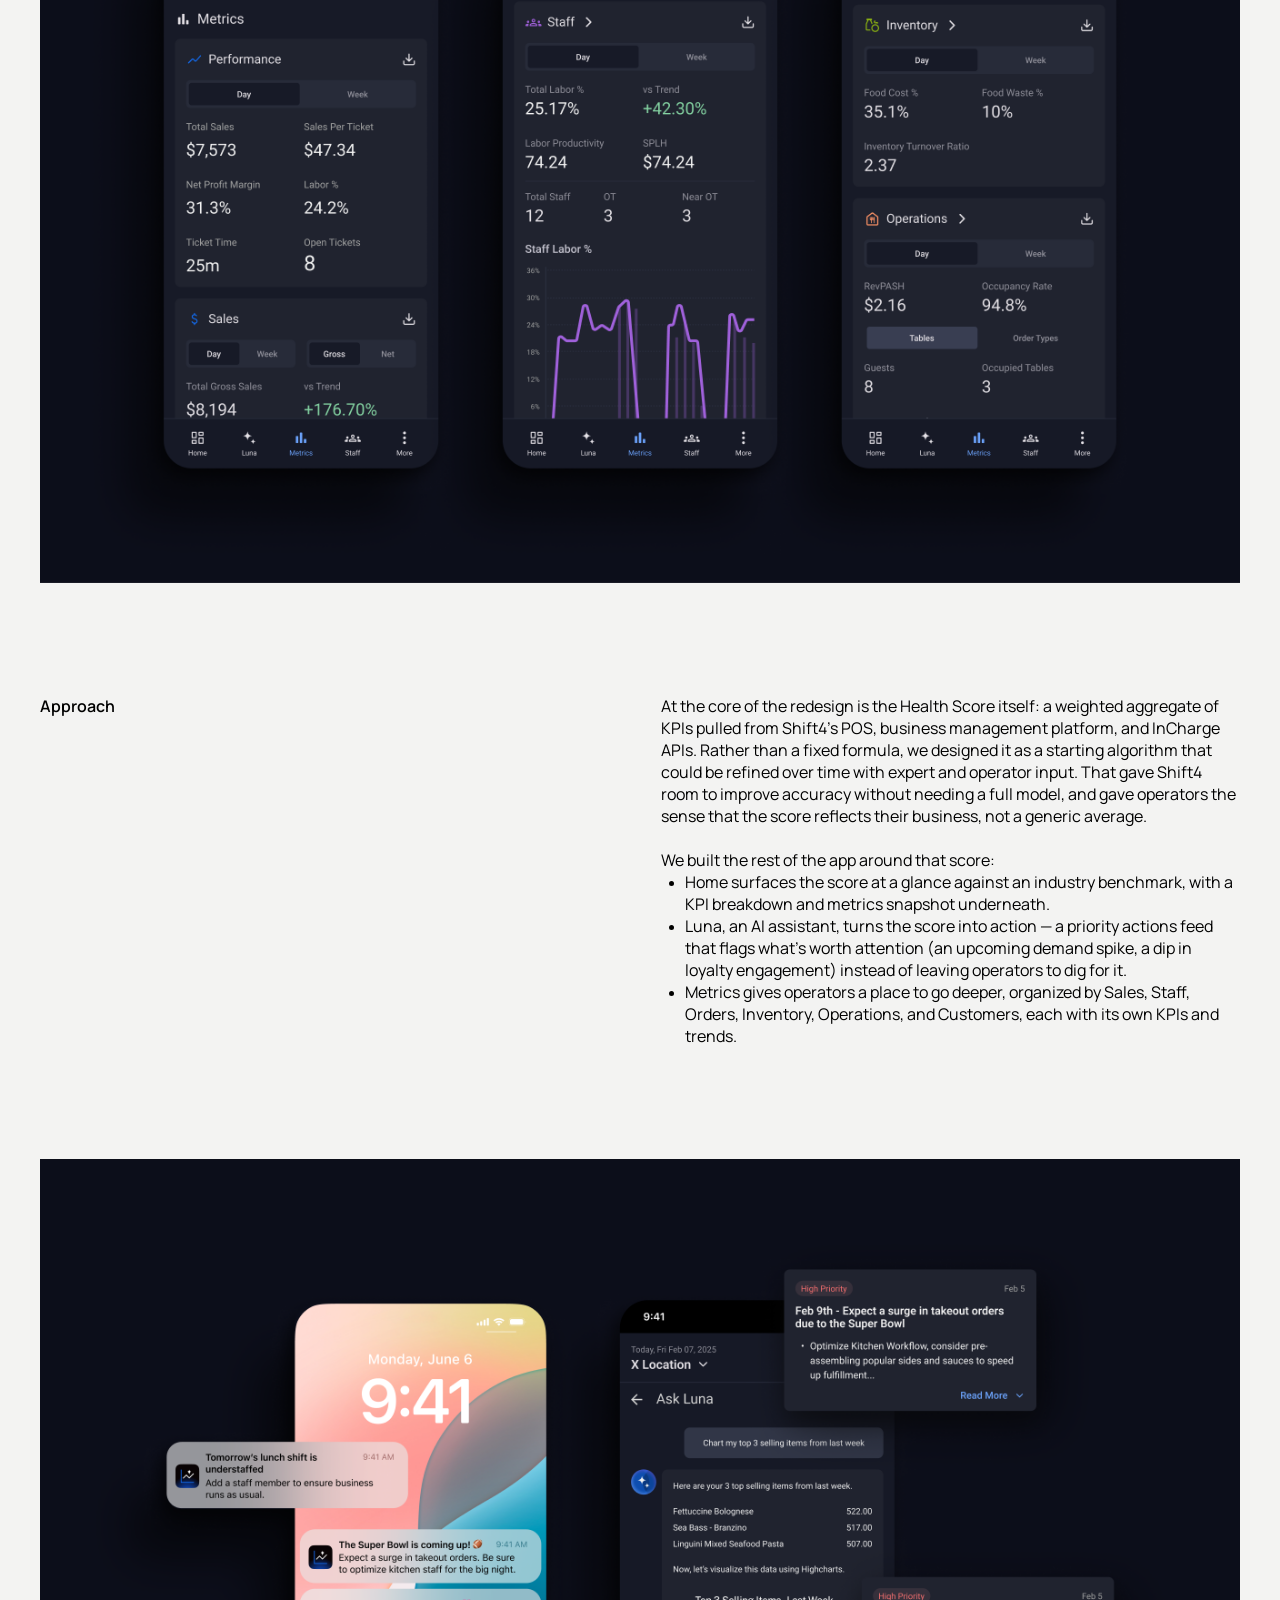
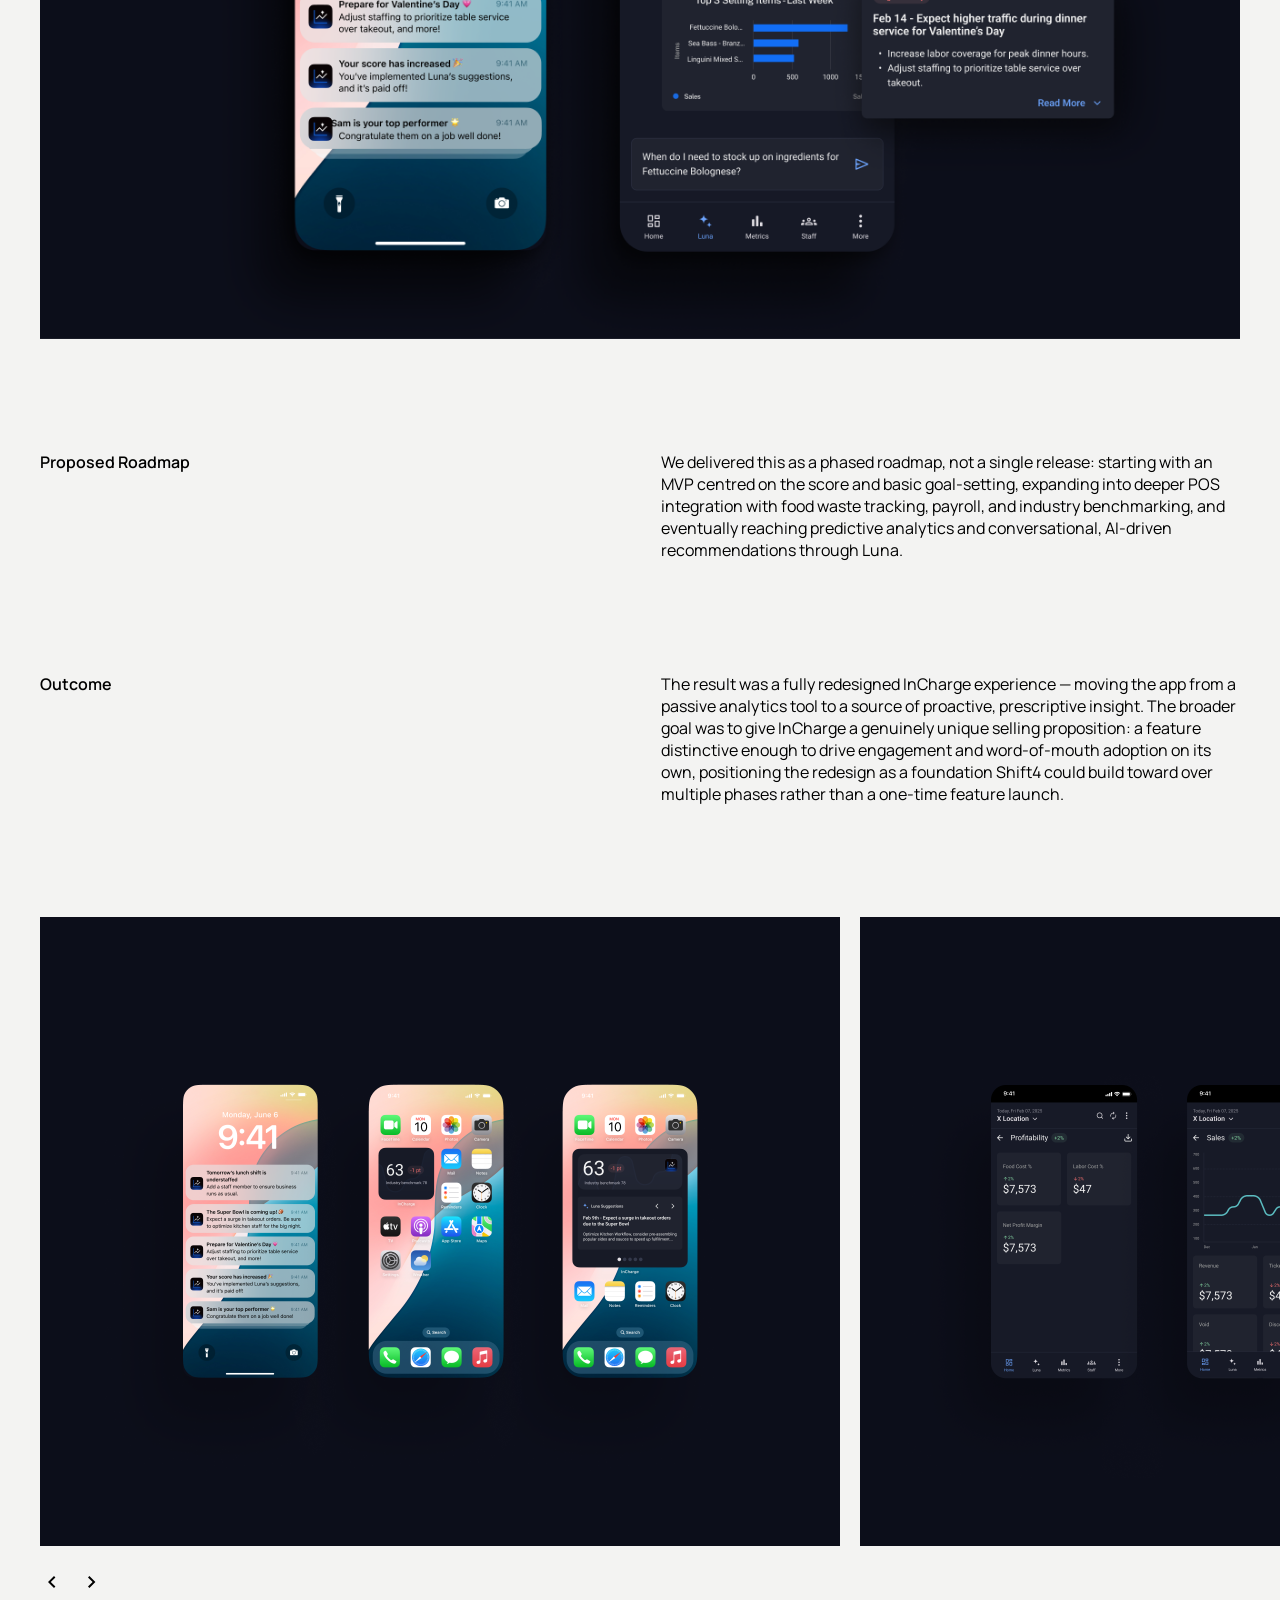
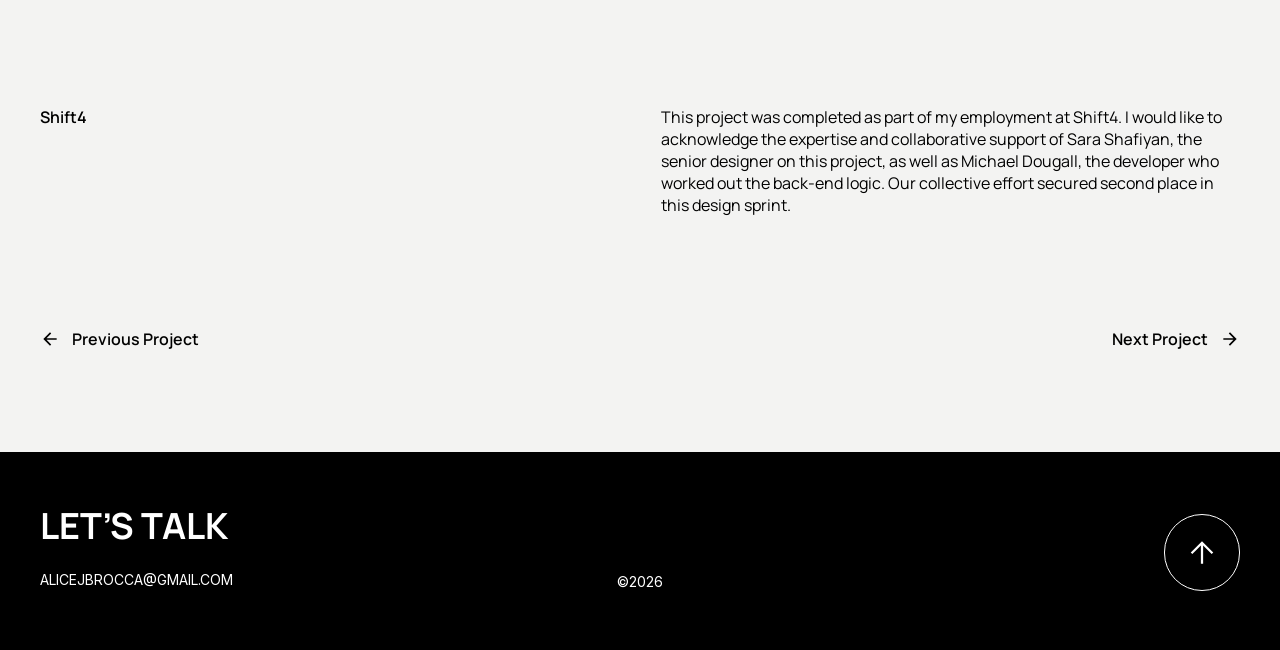
<file: site/health-app.html>
<!doctype html>
<html lang="en">
<head>
  <meta charset="utf-8">
  <meta name="viewport" content="width=device-width, initial-scale=1, viewport-fit=cover">
  <title>Restaurant Health App — Alice Brocca</title>
  <meta name="description" content="Redesigning Shift4’s InCharge app around a Restaurant Health Score.">
  <meta name="robots" content="noindex">
  <link rel="preload" href="assets/fonts/InterVariable.woff2" as="font" type="font/woff2" crossorigin>
  <link rel="preload" href="assets/fonts/Manrope-VariableFont_wght.ttf" as="font" type="font/ttf" crossorigin>
  <link rel="icon" href="favicon.svg" type="image/svg+xml">
  <link rel="stylesheet" href="styles.css">
  <link rel="stylesheet" href="case-study.css">
</head>
<body class="case-page">
  <header class="site-header">
    <a class="site-header__id" href="index.html">
      <span class="site-header__name">ALICE BROCCA</span><span class="site-header__initials" aria-hidden="true">AB</span>
    </a>
    <nav class="site-header__nav" aria-label="Contact">
      <a href="assets/alicebrocca-resume.pdf" download="alicebrocca-resume.pdf">RESUME.PDF <svg class="icon-download" viewBox="0 0 24 24" aria-hidden="true"><path fill="currentColor" d="M11.25 4.5V16.627L5.55375 10.9307L4.5 12L12 19.5L19.5 12L18.4462 10.9307L12.75 16.627V4.5H11.25Z"/></svg></a>
      <a href="mailto:alicejbrocca@gmail.com">EMAIL <svg class="icon-external" viewBox="0 0 24 24" aria-hidden="true"><path fill="currentColor" d="M6.29425 17.6443L5.25 16.6L15.0905 6.75H6.14425V5.25H17.6443V16.75H16.1443V7.80375L6.29425 17.6443Z"/></svg></a>
      <a href="https://www.linkedin.com/in/alice-brocca-32087318b/" target="_blank" rel="noopener">LINKEDIN <svg class="icon-external" viewBox="0 0 24 24" aria-hidden="true"><path fill="currentColor" d="M6.29425 17.6443L5.25 16.6L15.0905 6.75H6.14425V5.25H17.6443V16.75H16.1443V7.80375L6.29425 17.6443Z"/></svg></a>
    </nav>
  </header>

  <main class="cs" id="top">
    <a class="cs-back" href="index.html#work">
      <svg viewBox="0 0 24 24" aria-hidden="true"><path fill="currentColor" d="M7.825 13l5.6 5.6L12 20l-8-8 8-8 1.425 1.4-5.6 5.6H20v2H7.825z"/></svg>
      <span>All Work</span>
    </a>

    <h1 class="cs-title">Restaurant Health App</h1>

    <div class="cs-intro">
      <div class="cs-intro__desc">
        <h2 class="cs-label">Project Description</h2>
        <p>This project, part of a design sprint at Shift4, set out to redesign the InCharge mobile app around two intelligence features: the Restaurant Health Score and Luna, a predictive AI assistant. Together they turn the app from a purely analytical dashboard into a source of actionable, prescriptive insights for restaurant operators.</p>
      </div>
      <dl class="cs-meta">
        <dt>Employer</dt><dd>Shift4 Design Sprint</dd>
        <dt>Date</dt><dd>2026</dd>
        <dt>Design</dt><dd>Concept, Product, UI/UX</dd>
      </dl>
    </div>

    <figure class="cs-figure">
      <img src="assets/images/health-app/hero.png" width="1320" height="720" alt="InCharge home screen with a Health Score of 63, beside the score history chart and performance feed">
    </figure>

    <section class="cs-section">
      <h2 class="cs-label">Problem</h2>
      <div class="cs-section__body">
        <p>InCharge is Shift4’s mobile app for restaurant merchants. It puts their data like sales, labor, tickets and discounts in one place, so they can keep track of their restaurant from anywhere. But the app only showed the numbers. Managers still had to read through dozens of individual reports to understand how their business was actually doing, with no single source of truth and no guidance on what to do next. Shift4 needed a way to turn InCharge from a dashboard operators checked out of obligation into a tool they’d actually rely on.</p>
      </div>
    </section>

    <figure class="cs-figure">
      <img src="assets/images/health-app/image-1.png" width="1319" height="858" alt="Priority Actions feed with high-priority suggestion cards from Luna" loading="lazy">
    </figure>

    <section class="cs-section">
      <h2 class="cs-label">Research + Validation</h2>
      <div class="cs-section__body">
        <p>We ran a competitor analysis across two categories: restaurant management tools (ToastNow, 7shifts, PreciTaste, SmartQuote, BevSpot) to see how the category approached KPIs and automation, and consumer apps like Strava that had already solved the problem of compressing complex performance data into a single, trusted score.</p>
        <p>We paired that with direct client interviews, including Lone Star and BarBurrito, and surveys to pressure-test the concept with real operators. This research shaped three things: which metrics actually mattered enough to weight into a health score, distinct user personas (Quick Service vs. Full Service, single-location vs. enterprise), and how operators wanted to set and track goals for their business.</p>
      </div>
    </section>

    <figure class="cs-figure">
      <img src="assets/images/health-app/image-2.png" width="1320" height="858" alt="Metrics screens for performance, staff and inventory" loading="lazy">
    </figure>

    <section class="cs-section">
      <h2 class="cs-label">Approach</h2>
      <div class="cs-section__body">
        <p>At the core of the redesign is the Health Score itself: a weighted aggregate of KPIs pulled from Shift4’s POS, business management platform, and InCharge APIs. Rather than a fixed formula, we designed it as a starting algorithm that could be refined over time with expert and operator input. That gave Shift4 room to improve accuracy without needing a full model, and gave operators the sense that the score reflects their business, not a generic average.</p>
        <p class="tight">We built the rest of the app around that score:</p>
        <ul class="bullets">
          <li>Home surfaces the score at a glance against an industry benchmark, with a KPI breakdown and metrics snapshot underneath.</li>
          <li>Luna, an AI assistant, turns the score into action — a priority actions feed that flags what’s worth attention (an upcoming demand spike, a dip in loyalty engagement) instead of leaving operators to dig for it.</li>
          <li>Metrics gives operators a place to go deeper, organized by Sales, Staff, Orders, Inventory, Operations, and Customers, each with its own KPIs and trends.</li>
        </ul>
      </div>
    </section>

    <figure class="cs-figure">
      <img src="assets/images/health-app/image-3.png" width="1320" height="858" alt="Lock-screen notifications from InCharge beside the Ask Luna chat charting top-selling items" loading="lazy">
    </figure>

    <section class="cs-section">
      <h2 class="cs-label">Proposed Roadmap</h2>
      <div class="cs-section__body">
        <p>We delivered this as a phased roadmap, not a single release: starting with an MVP centred on the score and basic goal-setting, expanding into deeper POS integration with food waste tracking, payroll, and industry benchmarking, and eventually reaching predictive analytics and conversational, AI-driven recommendations through Luna.</p>
      </div>
    </section>

    <section class="cs-section cs-section--close">
      <h2 class="cs-label">Outcome</h2>
      <div class="cs-section__body">
        <p>The result was a fully redesigned InCharge experience — moving the app from a passive analytics tool to a source of proactive, prescriptive insight. The broader goal was to give InCharge a genuinely unique selling proposition: a feature distinctive enough to drive engagement and word-of-mouth adoption on its own, positioning the redesign as a foundation Shift4 could build toward over multiple phases rather than a one-time feature launch.</p>
      </div>
    </section>

    <div class="cs-carousel cs-carousel--629">
      <div class="cs-carousel__track" id="health-carousel" tabindex="0" aria-label="Restaurant Health App screens">
        <img src="assets/images/health-app/carousel-1.png" width="800" height="629" alt="Lock screen notifications and home-screen widgets showing the Health Score" loading="lazy">
        <img src="assets/images/health-app/carousel-2.png" width="800" height="629" alt="Profitability, sales and operations metrics screens" loading="lazy">
        <img src="assets/images/health-app/carousel-3.png" width="800" height="629" alt="Additional Restaurant Health App screens" loading="lazy">
      </div>
      <div class="cs-arrows" data-track="health-carousel">
        <button type="button" aria-label="Previous image" aria-controls="health-carousel"><svg viewBox="0 0 24 24" aria-hidden="true"><path fill="currentColor" d="M14 18l-6-6 6-6 1.4 1.4-4.6 4.6 4.6 4.6L14 18z"/></svg></button>
        <button type="button" aria-label="Next image" aria-controls="health-carousel"><svg viewBox="0 0 24 24" aria-hidden="true"><path fill="currentColor" d="M12.6 12L8 7.4 9.4 6l6 6-6 6L8 16.6l4.6-4.6z"/></svg></button>
      </div>
    </div>

    <section class="cs-section">
      <h2 class="cs-label">Shift4</h2>
      <div class="cs-section__body">
        <p>This project was completed as part of my employment at Shift4. I would like to acknowledge the expertise and collaborative support of Sara Shafiyan, the senior designer on this project, as well as Michael Dougall, the developer who worked out the back-end logic. Our collective effort secured second place in this design sprint.</p>
      </div>
    </section>

    <nav class="cs-nav" aria-label="Projects">
      <a href="journey-builder.html"><svg viewBox="0 0 24 24" aria-hidden="true"><path fill="currentColor" d="M7.825 13l5.6 5.6L12 20l-8-8 8-8 1.425 1.4-5.6 5.6H20v2H7.825z"/></svg><span>Previous Project</span></a>
      <a href="capital.html"><span>Next Project</span><svg viewBox="0 0 24 24" aria-hidden="true"><path fill="currentColor" d="M16.175 13H4v-2h12.175l-5.6-5.6L12 4l8 8-8 8-1.425-1.4 5.6-5.6z"/></svg></a>
    </nav>
  </main>

  <footer class="site-footer">
    <div class="site-footer__contact">
      <p class="site-footer__title">LET’S TALK</p>
      <a href="mailto:alicejbrocca@gmail.com" class="copy-email" data-copy="alicejbrocca@gmail.com">ALICEJBROCCA@GMAIL.COM</a>
    </div>
    <p class="site-footer__copy">©2026</p>
    <div class="site-footer__top">
      <a href="#top" class="to-top" aria-label="Back to top">
        <img src="assets/icons/arrow-up.svg" width="76" height="77" alt="">
      </a>
    </div>
  </footer>

  <script src="main.js"></script>
</body>
</html>
</file>
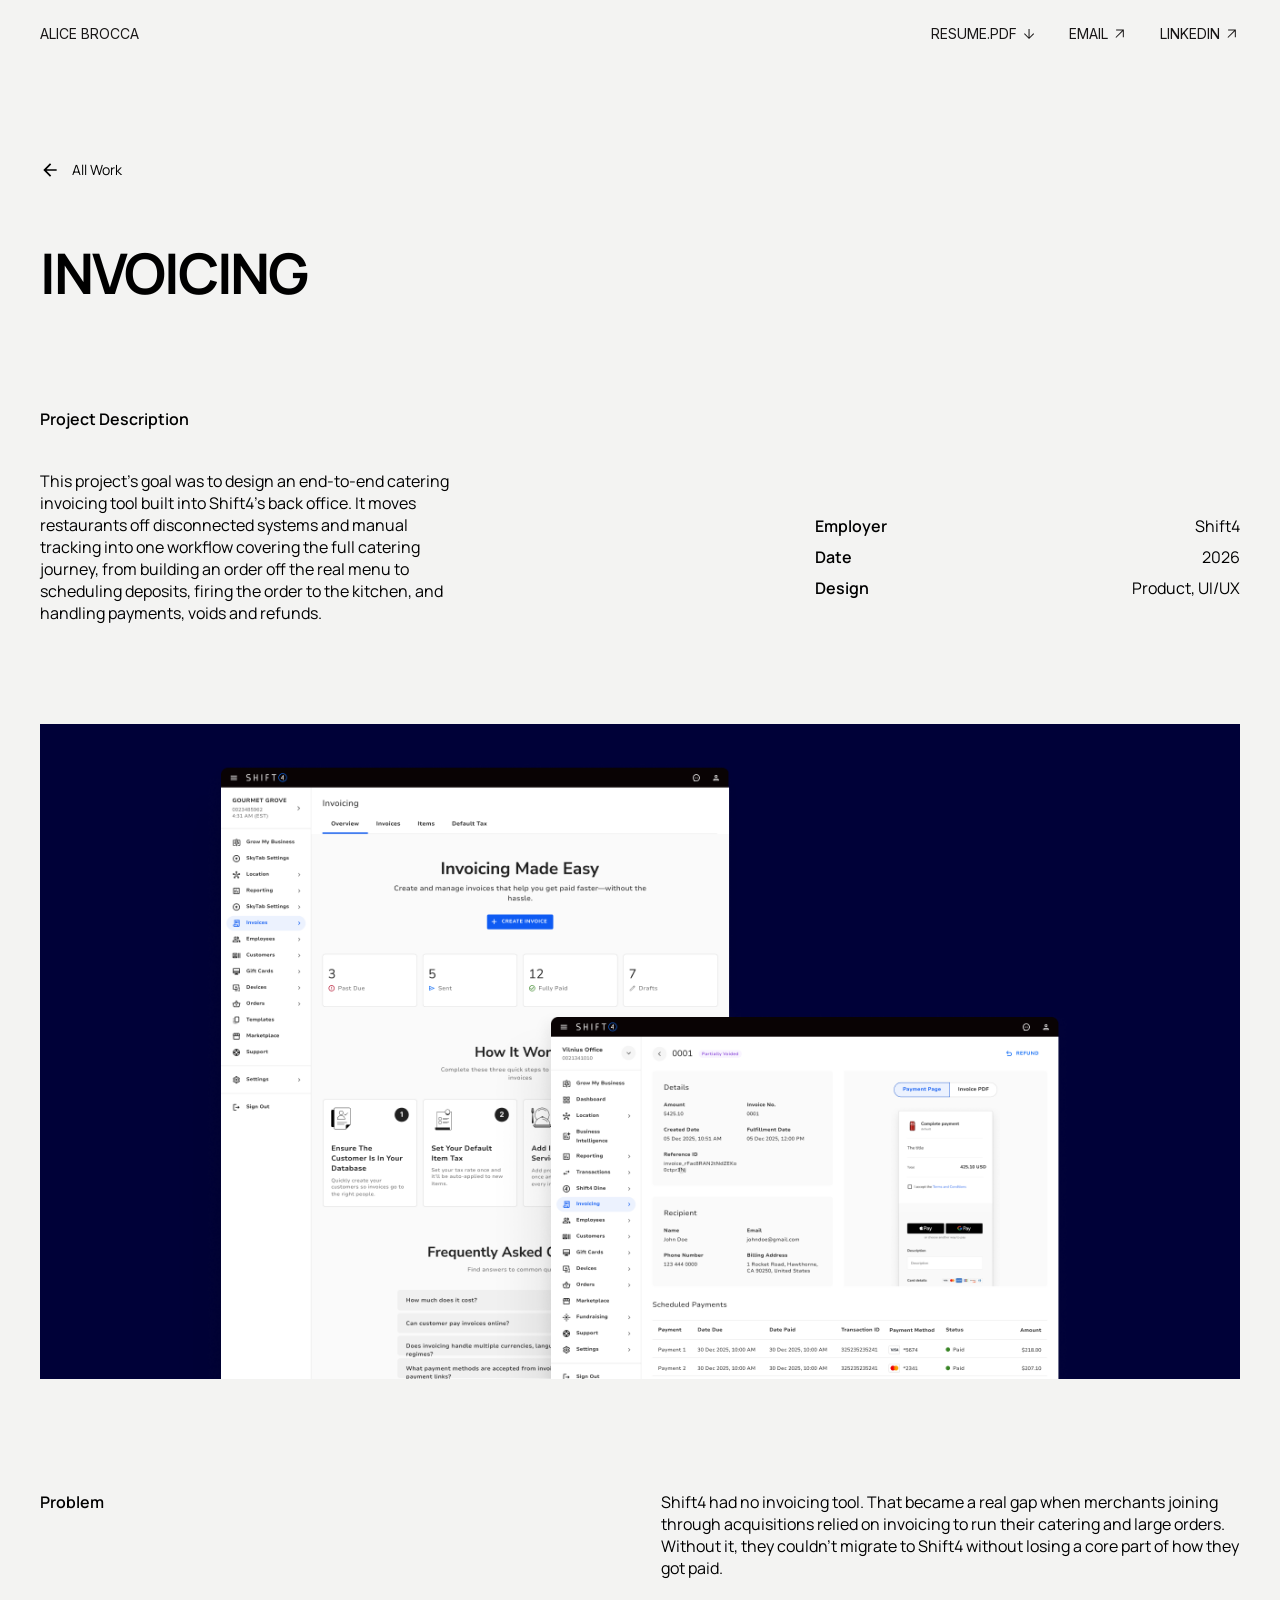
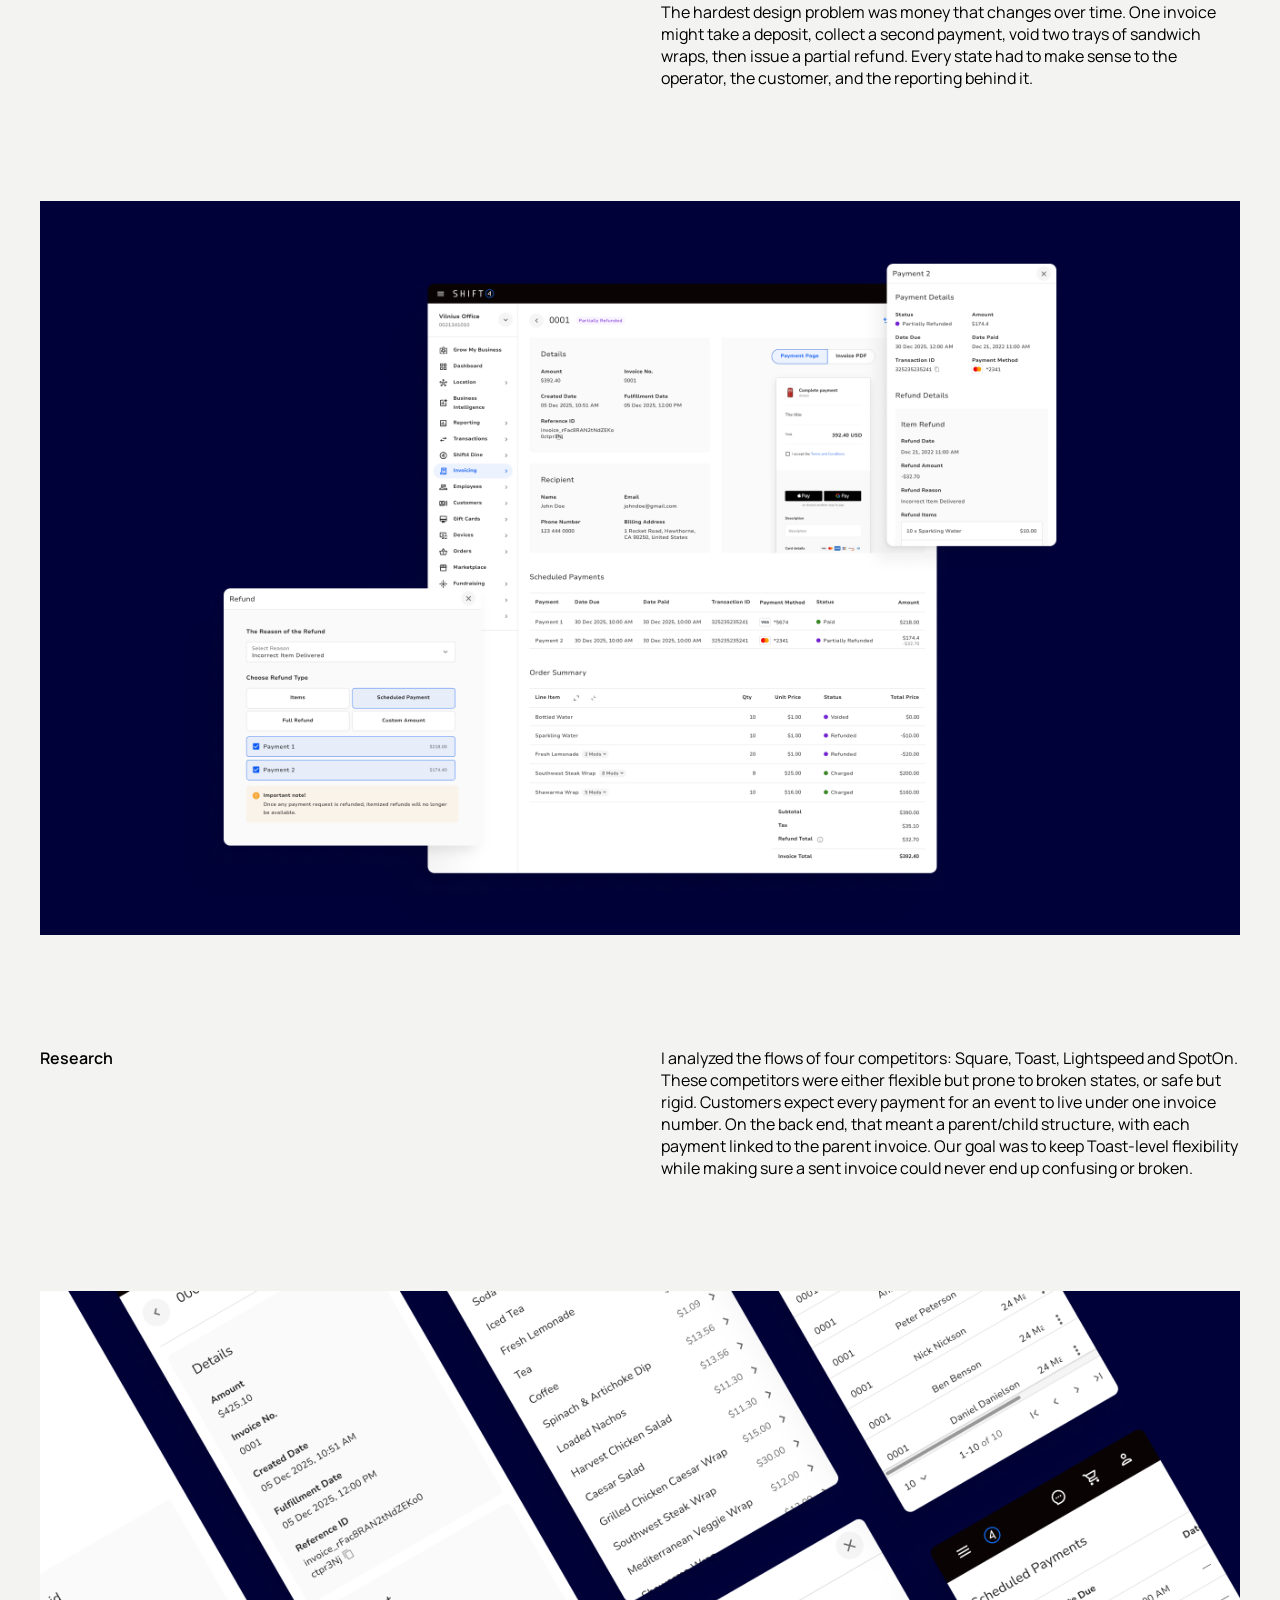
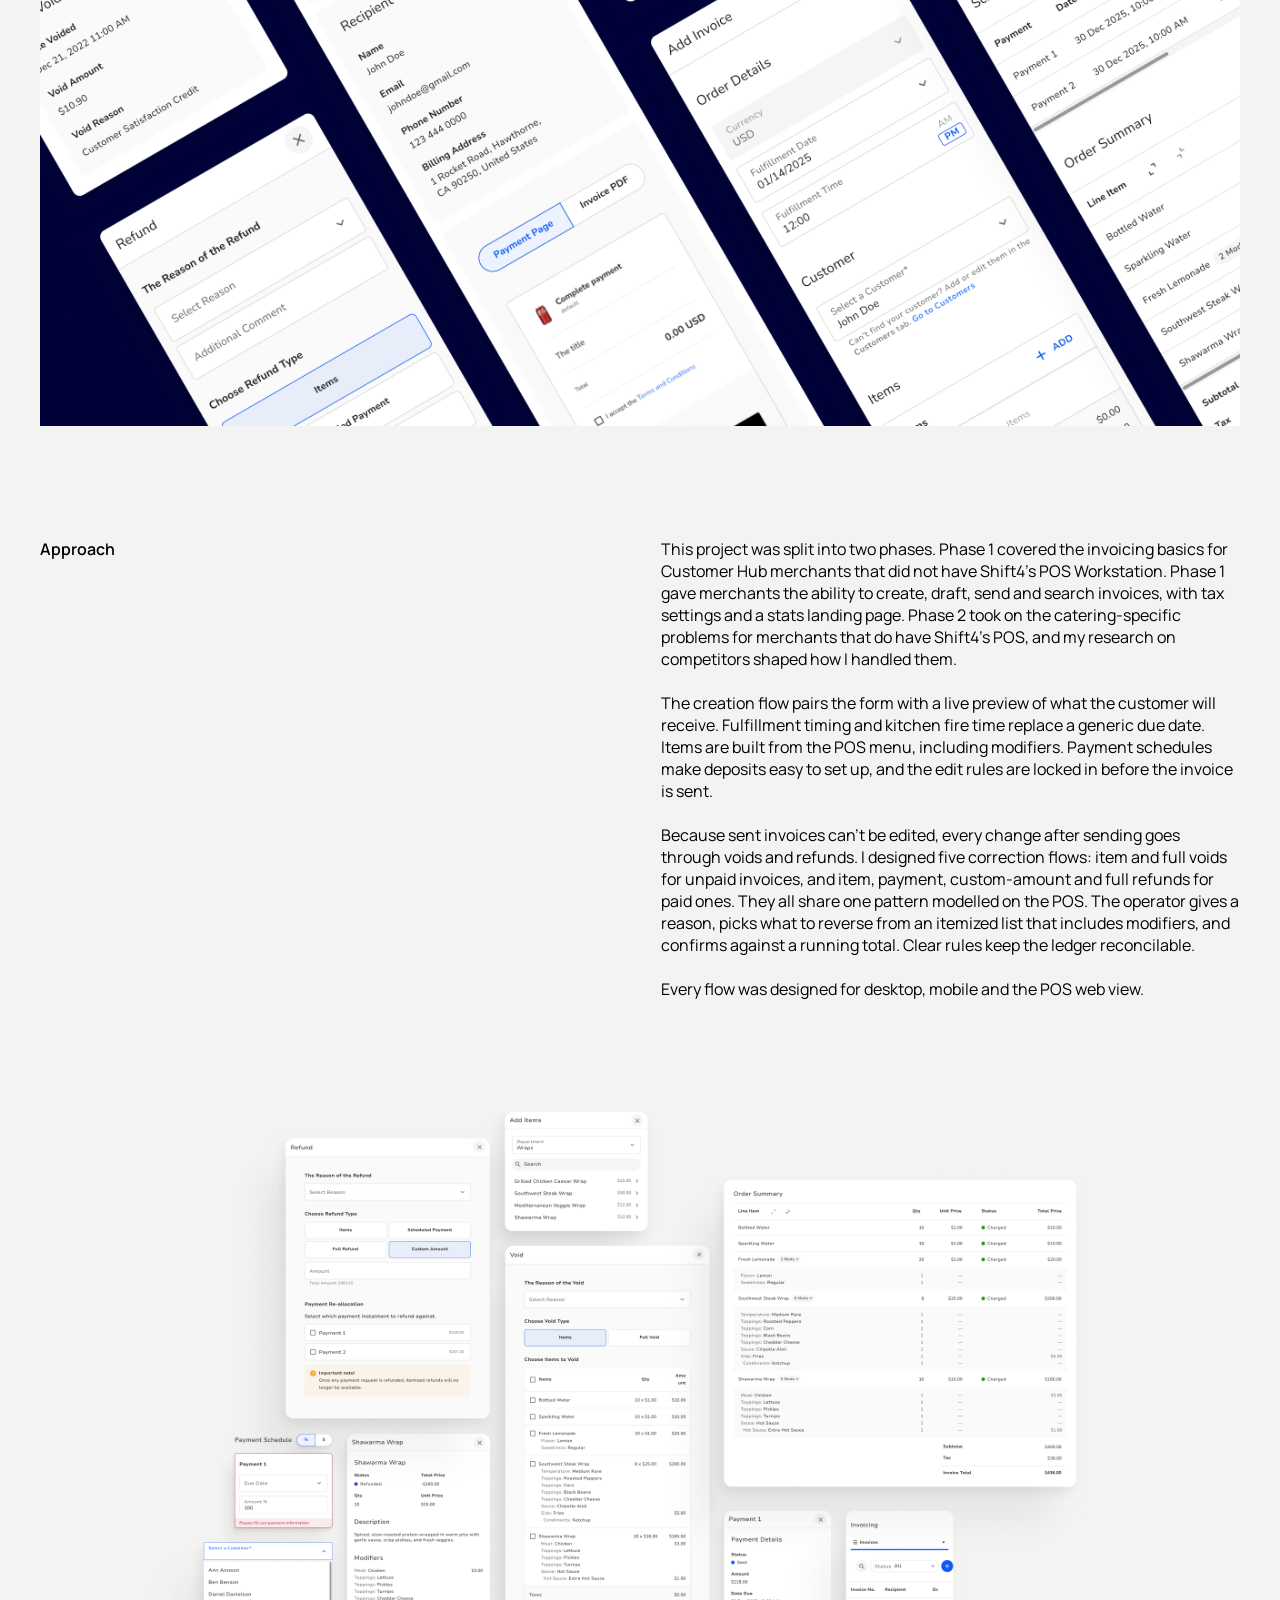
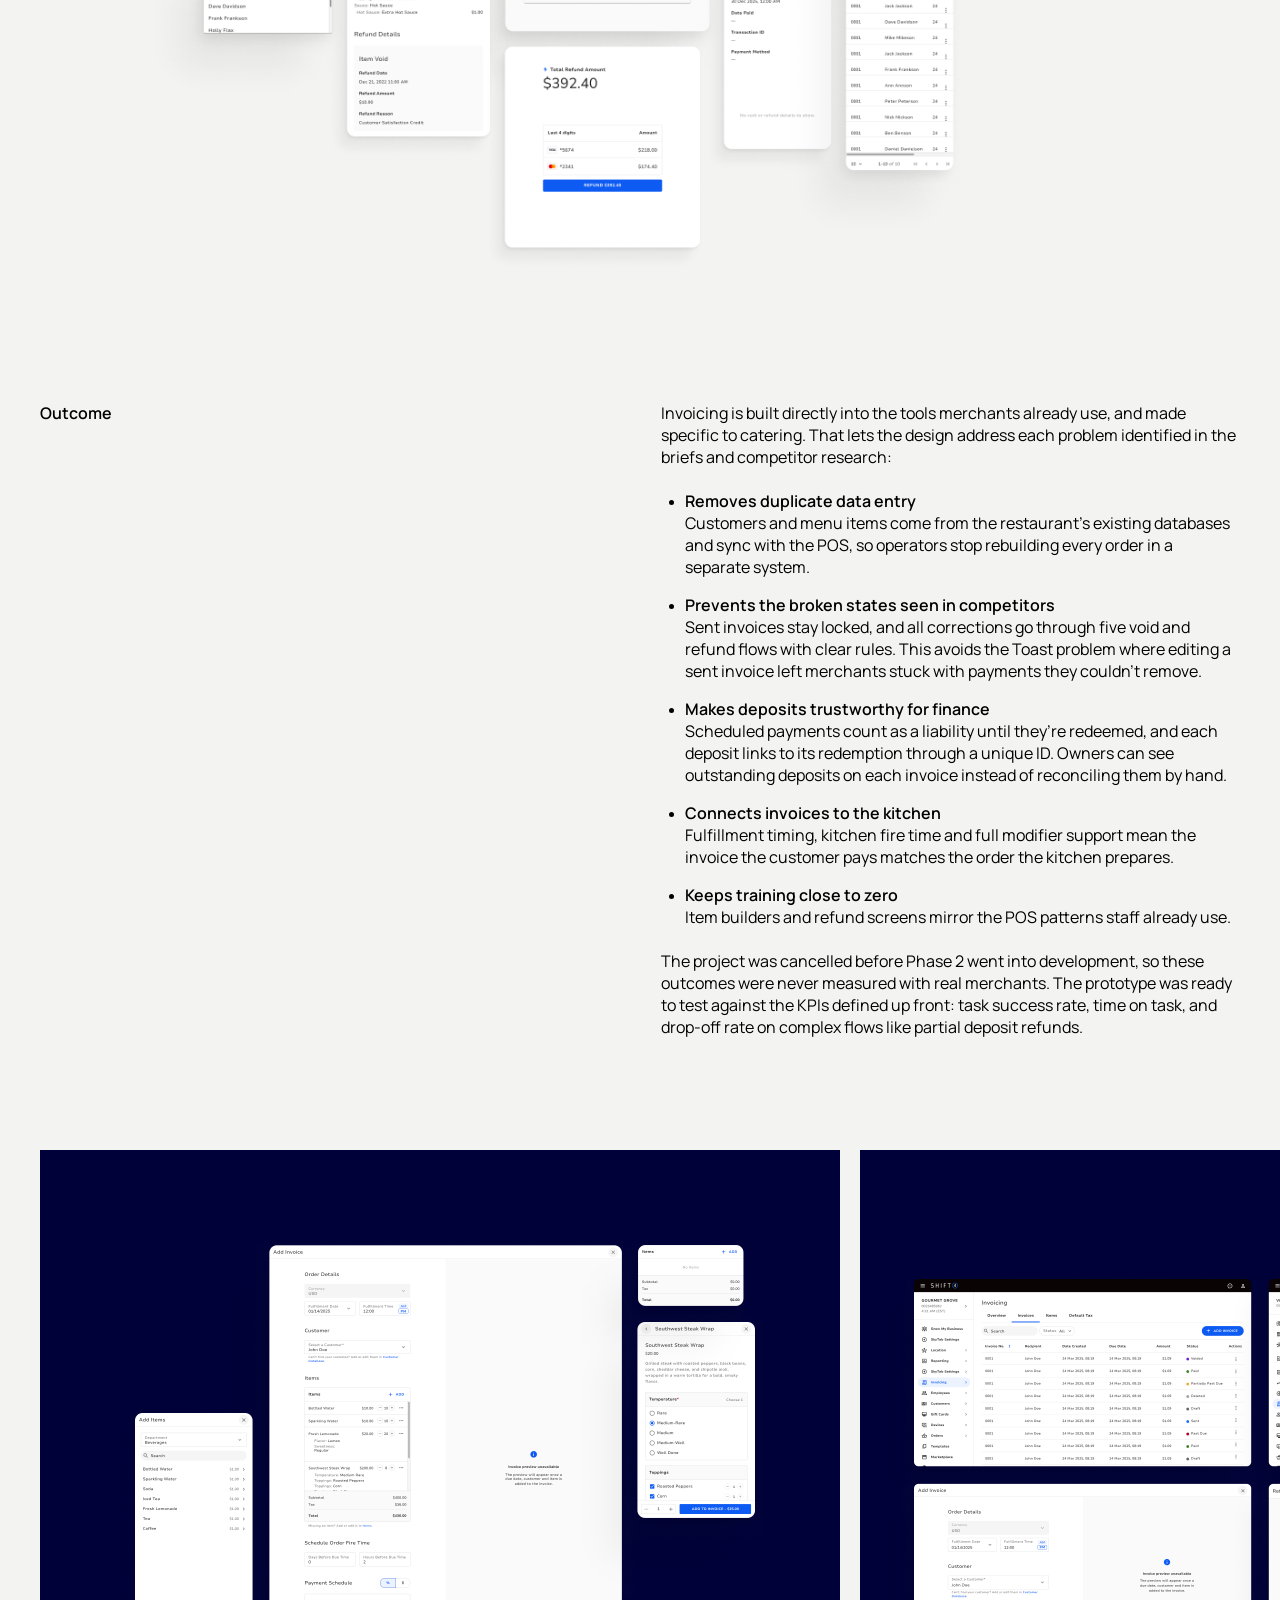
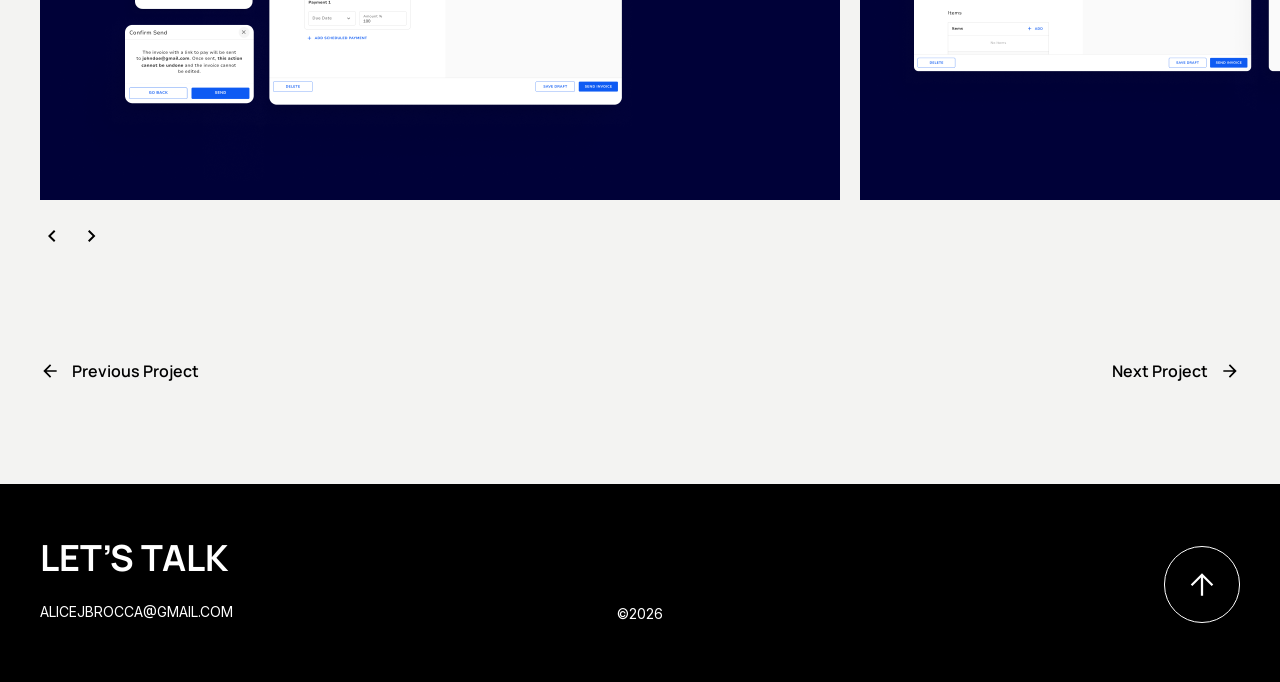
<file: site/invoicing.html>
<!doctype html>
<html lang="en">
<head>
  <meta charset="utf-8">
  <meta name="viewport" content="width=device-width, initial-scale=1, viewport-fit=cover">
  <title>Invoicing — Alice Brocca</title>
  <meta name="description" content="Designing an end-to-end catering invoicing tool in Shift4’s back office.">
  <meta name="robots" content="noindex">
  <link rel="preload" href="assets/fonts/InterVariable.woff2" as="font" type="font/woff2" crossorigin>
  <link rel="preload" href="assets/fonts/Manrope-VariableFont_wght.ttf" as="font" type="font/ttf" crossorigin>
  <link rel="icon" href="favicon.svg" type="image/svg+xml">
  <link rel="stylesheet" href="styles.css">
  <link rel="stylesheet" href="case-study.css">
</head>
<body class="case-page">
  <header class="site-header">
    <a class="site-header__id" href="index.html">
      <span class="site-header__name">ALICE BROCCA</span><span class="site-header__initials" aria-hidden="true">AB</span>
    </a>
    <nav class="site-header__nav" aria-label="Contact">
      <a href="assets/alicebrocca-resume.pdf" download="alicebrocca-resume.pdf">RESUME.PDF <svg class="icon-download" viewBox="0 0 24 24" aria-hidden="true"><path fill="currentColor" d="M11.25 4.5V16.627L5.55375 10.9307L4.5 12L12 19.5L19.5 12L18.4462 10.9307L12.75 16.627V4.5H11.25Z"/></svg></a>
      <a href="mailto:alicejbrocca@gmail.com">EMAIL <svg class="icon-external" viewBox="0 0 24 24" aria-hidden="true"><path fill="currentColor" d="M6.29425 17.6443L5.25 16.6L15.0905 6.75H6.14425V5.25H17.6443V16.75H16.1443V7.80375L6.29425 17.6443Z"/></svg></a>
      <a href="https://www.linkedin.com/in/alice-brocca-32087318b/" target="_blank" rel="noopener">LINKEDIN <svg class="icon-external" viewBox="0 0 24 24" aria-hidden="true"><path fill="currentColor" d="M6.29425 17.6443L5.25 16.6L15.0905 6.75H6.14425V5.25H17.6443V16.75H16.1443V7.80375L6.29425 17.6443Z"/></svg></a>
    </nav>
  </header>

  <main class="cs" id="top">
    <a class="cs-back" href="index.html#work">
      <svg viewBox="0 0 24 24" aria-hidden="true"><path fill="currentColor" d="M7.825 13l5.6 5.6L12 20l-8-8 8-8 1.425 1.4-5.6 5.6H20v2H7.825z"/></svg>
      <span>All Work</span>
    </a>

    <h1 class="cs-title">Invoicing</h1>

    <div class="cs-intro">
      <div class="cs-intro__desc">
        <h2 class="cs-label">Project Description</h2>
        <p>This project’s goal was to design an end-to-end catering invoicing tool built into Shift4’s back office. It moves restaurants off disconnected systems and manual tracking into one workflow covering the full catering journey, from building an order off the real menu to scheduling deposits, firing the order to the kitchen, and handling payments, voids and refunds.</p>
      </div>
      <dl class="cs-meta">
        <dt>Employer</dt><dd>Shift4</dd>
        <dt>Date</dt><dd>2026</dd>
        <dt>Design</dt><dd>Product, UI/UX</dd>
      </dl>
    </div>

    <figure class="cs-figure">
      <img src="assets/images/invoicing/hero.png" width="1320" height="720" alt="Invoicing overview page with invoice stats and how-it-works steps, beside an invoice detail with scheduled payments and order summary">
    </figure>

    <section class="cs-section">
      <h2 class="cs-label">Problem</h2>
      <div class="cs-section__body">
        <p>Shift4 had no invoicing tool. That became a real gap when merchants joining through acquisitions relied on invoicing to run their catering and large orders. Without it, they couldn’t migrate to Shift4 without losing a core part of how they got paid.</p>
        <p>The hardest design problem was money that changes over time. One invoice might take a deposit, collect a second payment, void two trays of sandwich wraps, then issue a partial refund. Every state had to make sense to the operator, the customer, and the reporting behind it.</p>
      </div>
    </section>

    <figure class="cs-figure">
      <img src="assets/images/invoicing/image.png" width="1320" height="808" alt="Partially refunded invoice with refund dialog and payment details panel" loading="lazy">
    </figure>

    <section class="cs-section">
      <h2 class="cs-label">Research</h2>
      <div class="cs-section__body">
        <p>I analyzed the flows of four competitors: Square, Toast, Lightspeed and SpotOn. These competitors were either flexible but prone to broken states, or safe but rigid. Customers expect every payment for an event to live under one invoice number. On the back end, that meant a parent/child structure, with each payment linked to the parent invoice. Our goal was to keep Toast-level flexibility while making sure a sent invoice could never end up confusing or broken.</p>
      </div>
    </section>

    <figure class="cs-figure">
      <img src="assets/images/invoicing/image-2.png" width="1320" height="808" alt="Refund, void, add items, payment schedule and order summary components" loading="lazy">
    </figure>

    <section class="cs-section">
      <h2 class="cs-label">Approach</h2>
      <div class="cs-section__body">
        <p>This project was split into two phases. Phase 1 covered the invoicing basics for Customer Hub merchants that did not have Shift4’s POS Workstation. Phase 1 gave merchants the ability to create, draft, send and search invoices, with tax settings and a stats landing page. Phase 2 took on the catering-specific problems for merchants that do have Shift4’s POS, and my research on competitors shaped how I handled them.</p>
        <p>The creation flow pairs the form with a live preview of what the customer will receive. Fulfillment timing and kitchen fire time replace a generic due date. Items are built from the POS menu, including modifiers. Payment schedules make deposits easy to set up, and the edit rules are locked in before the invoice is sent.</p>
        <p>Because sent invoices can’t be edited, every change after sending goes through voids and refunds. I designed five correction flows: item and full voids for unpaid invoices, and item, payment, custom-amount and full refunds for paid ones. They all share one pattern modelled on the POS. The operator gives a reason, picks what to reverse from an itemized list that includes modifiers, and confirms against a running total. Clear rules keep the ledger reconcilable.</p>
        <p>Every flow was designed for desktop, mobile and the POS web view.</p>
      </div>
    </section>

    <figure class="cs-figure">
      <img src="assets/images/invoicing/ui-shot.png" width="1320" height="856" alt="Invoice details, item list, add invoice form and scheduled payments on mobile, tilted on a blue background" loading="lazy">
    </figure>

    <section class="cs-section">
      <h2 class="cs-label">Outcome</h2>
      <div class="cs-section__body">
        <p>Invoicing is built directly into the tools merchants already use, and made specific to catering. That lets the design address each problem identified in the briefs and competitor research:</p>
        <ul class="bullets bullets--titled">
          <li><strong>Removes duplicate data entry</strong> Customers and menu items come from the restaurant’s existing databases and sync with the POS, so operators stop rebuilding every order in a separate system.</li>
          <li><strong>Prevents the broken states seen in competitors</strong> Sent invoices stay locked, and all corrections go through five void and refund flows with clear rules. This avoids the Toast problem where editing a sent invoice left merchants stuck with payments they couldn’t remove.</li>
          <li><strong>Makes deposits trustworthy for finance</strong> Scheduled payments count as a liability until they’re redeemed, and each deposit links to its redemption through a unique ID. Owners can see outstanding deposits on each invoice instead of reconciling them by hand.</li>
          <li><strong>Connects invoices to the kitchen</strong> Fulfillment timing, kitchen fire time and full modifier support mean the invoice the customer pays matches the order the kitchen prepares.</li>
          <li><strong>Keeps training close to zero</strong> Item builders and refund screens mirror the POS patterns staff already use.</li>
        </ul>
        <p>The project was cancelled before Phase 2 went into development, so these outcomes were never measured with real merchants. The prototype was ready to test against the KPIs defined up front: task success rate, time on task, and drop-off rate on complex flows like partial deposit refunds.</p>
      </div>
    </section>

    <div class="cs-carousel">
      <div class="cs-carousel__track" id="invoicing-carousel" tabindex="0" aria-label="Invoicing screens">
        <img src="assets/images/invoicing/carousel-1.png" width="800" height="650" alt="Add invoice form with items, item modifiers and send confirmation" loading="lazy">
        <img src="assets/images/invoicing/carousel-2.png" width="800" height="650" alt="Invoice list, add invoice and refund screens" loading="lazy">
      </div>
      <div class="cs-arrows" data-track="invoicing-carousel">
        <button type="button" aria-label="Previous image" aria-controls="invoicing-carousel"><svg viewBox="0 0 24 24" aria-hidden="true"><path fill="currentColor" d="M14 18l-6-6 6-6 1.4 1.4-4.6 4.6 4.6 4.6L14 18z"/></svg></button>
        <button type="button" aria-label="Next image" aria-controls="invoicing-carousel"><svg viewBox="0 0 24 24" aria-hidden="true"><path fill="currentColor" d="M12.6 12L8 7.4 9.4 6l6 6-6 6L8 16.6l4.6-4.6z"/></svg></button>
      </div>
    </div>

    <nav class="cs-nav" aria-label="Projects">
      <a href="capital.html"><svg viewBox="0 0 24 24" aria-hidden="true"><path fill="currentColor" d="M7.825 13l5.6 5.6L12 20l-8-8 8-8 1.425 1.4-5.6 5.6H20v2H7.825z"/></svg><span>Previous Project</span></a>
      <a href="journey-builder.html"><span>Next Project</span><svg viewBox="0 0 24 24" aria-hidden="true"><path fill="currentColor" d="M16.175 13H4v-2h12.175l-5.6-5.6L12 4l8 8-8 8-1.425-1.4 5.6-5.6z"/></svg></a>
    </nav>
  </main>

  <footer class="site-footer">
    <div class="site-footer__contact">
      <p class="site-footer__title">LET’S TALK</p>
      <a href="mailto:alicejbrocca@gmail.com" class="copy-email" data-copy="alicejbrocca@gmail.com">ALICEJBROCCA@GMAIL.COM</a>
    </div>
    <p class="site-footer__copy">©2026</p>
    <div class="site-footer__top">
      <a href="#top" class="to-top" aria-label="Back to top">
        <img src="assets/icons/arrow-up.svg" width="76" height="77" alt="">
      </a>
    </div>
  </footer>

  <script src="main.js"></script>
</body>
</html>
</file>
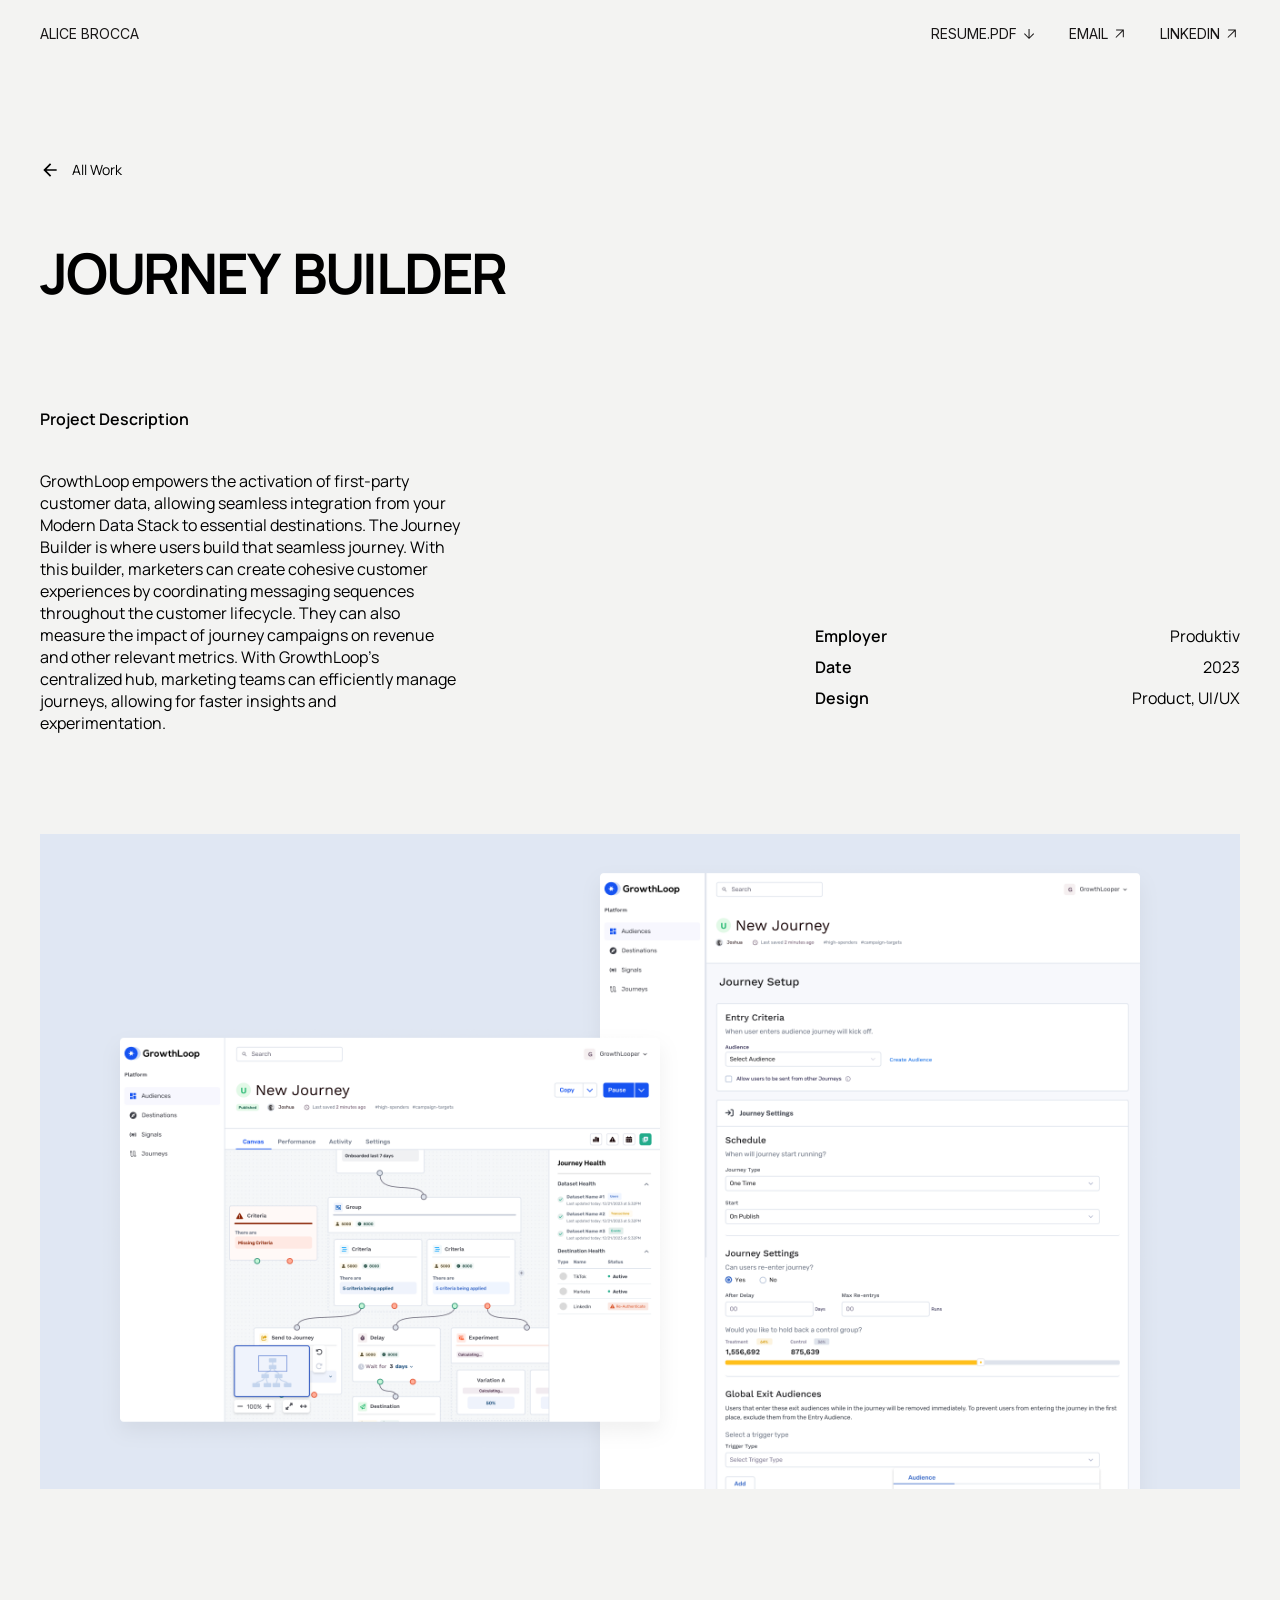
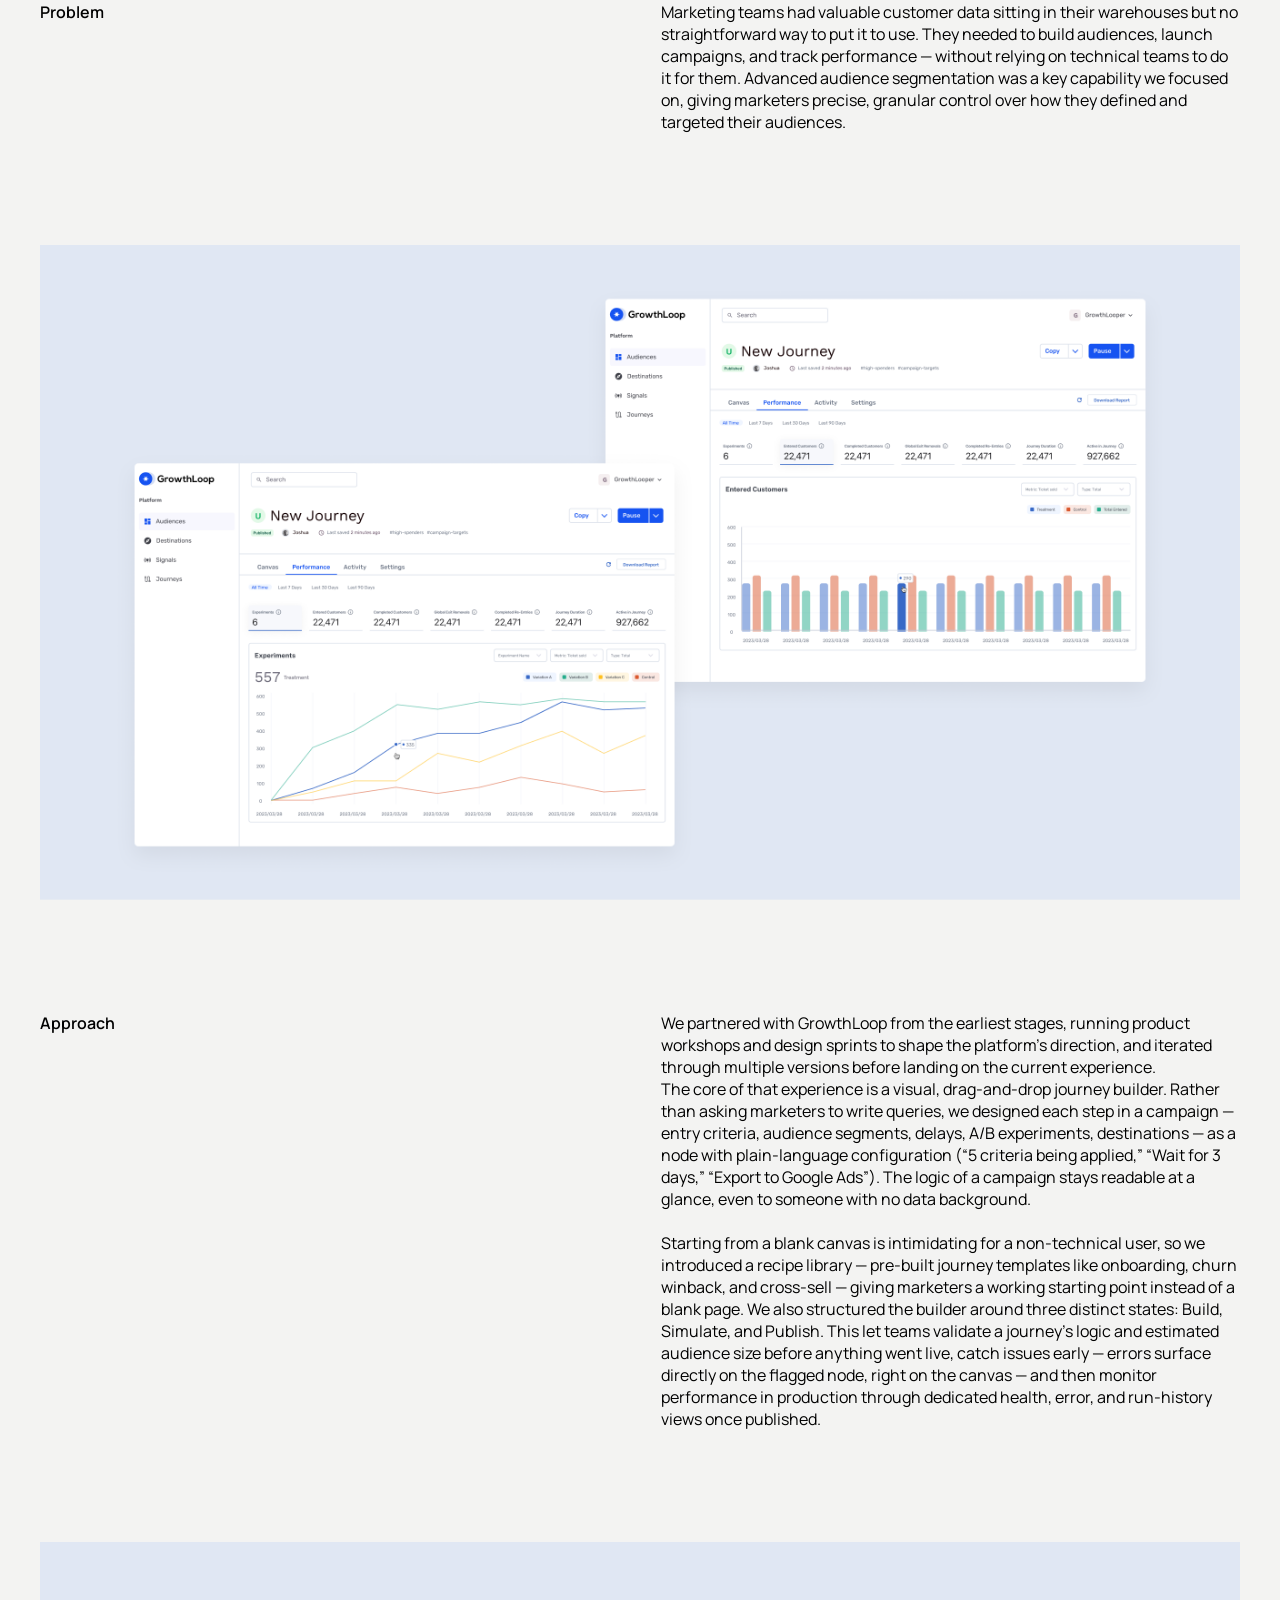
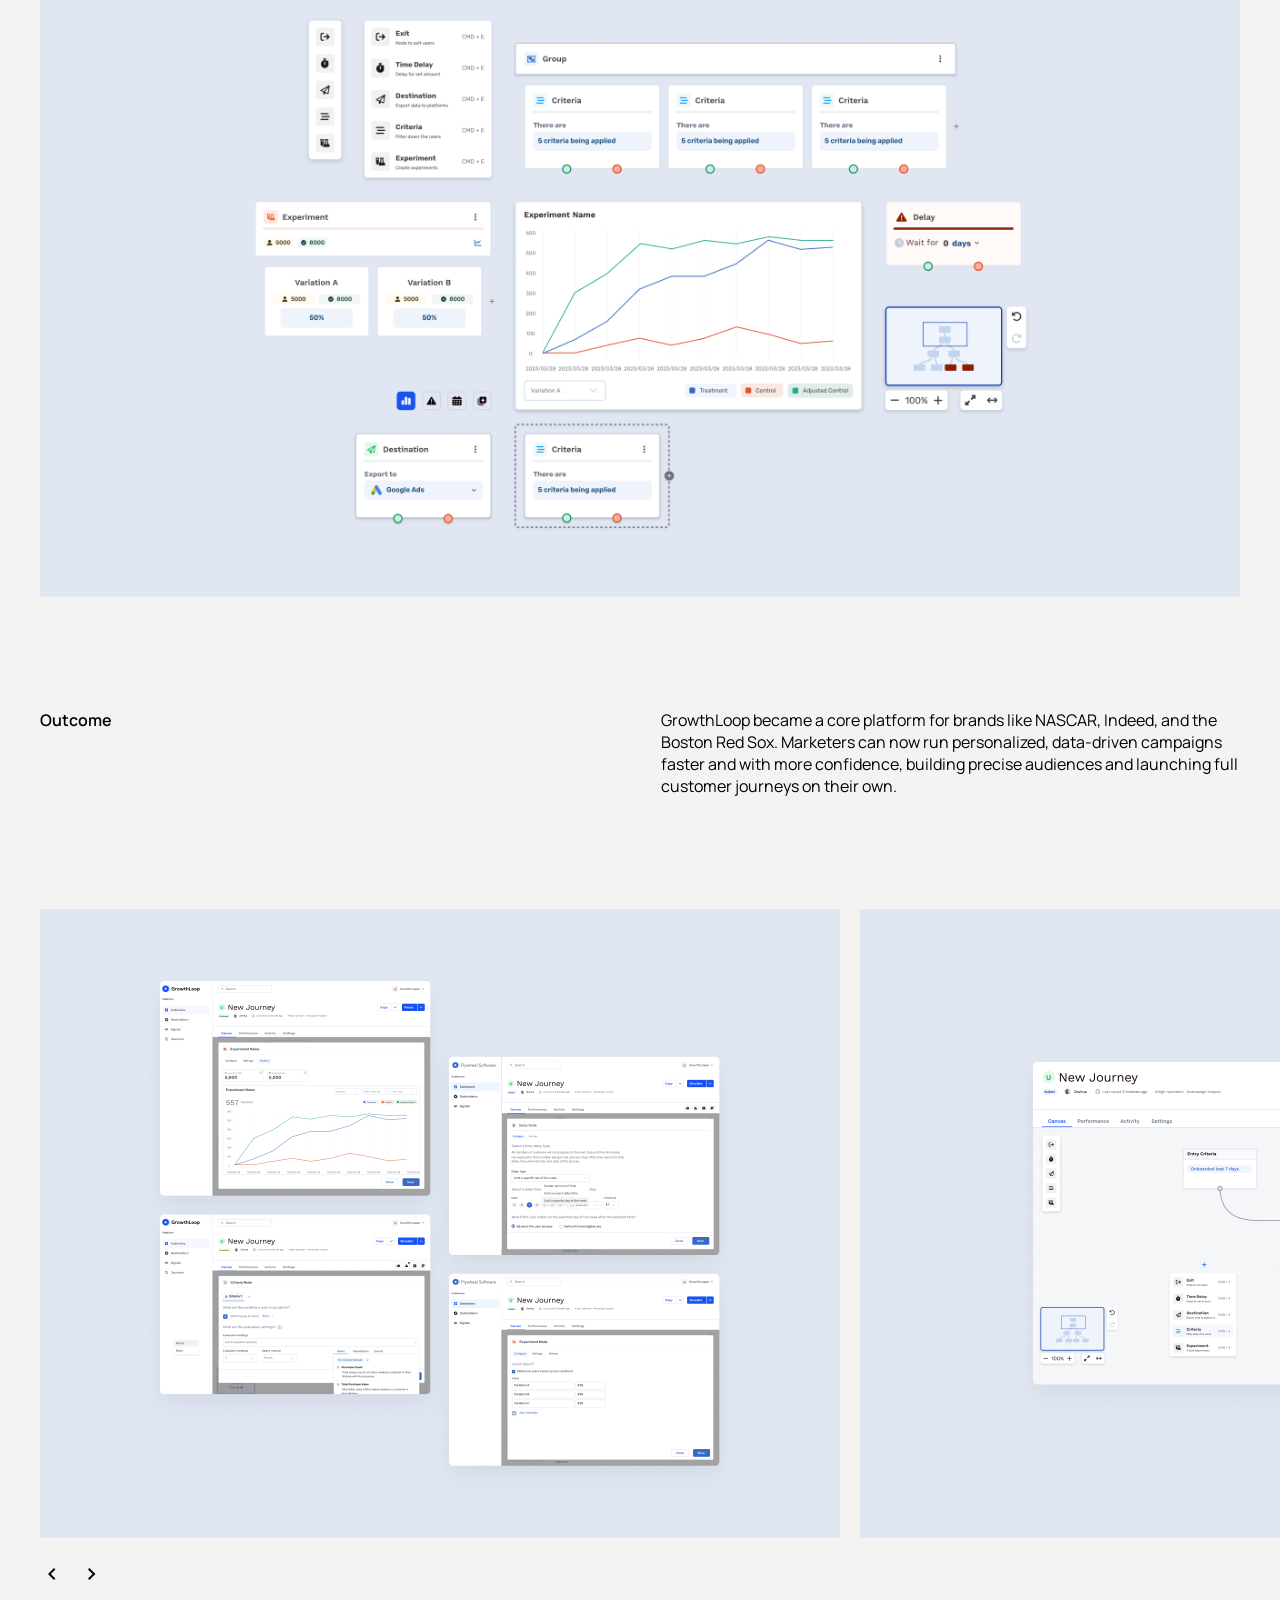
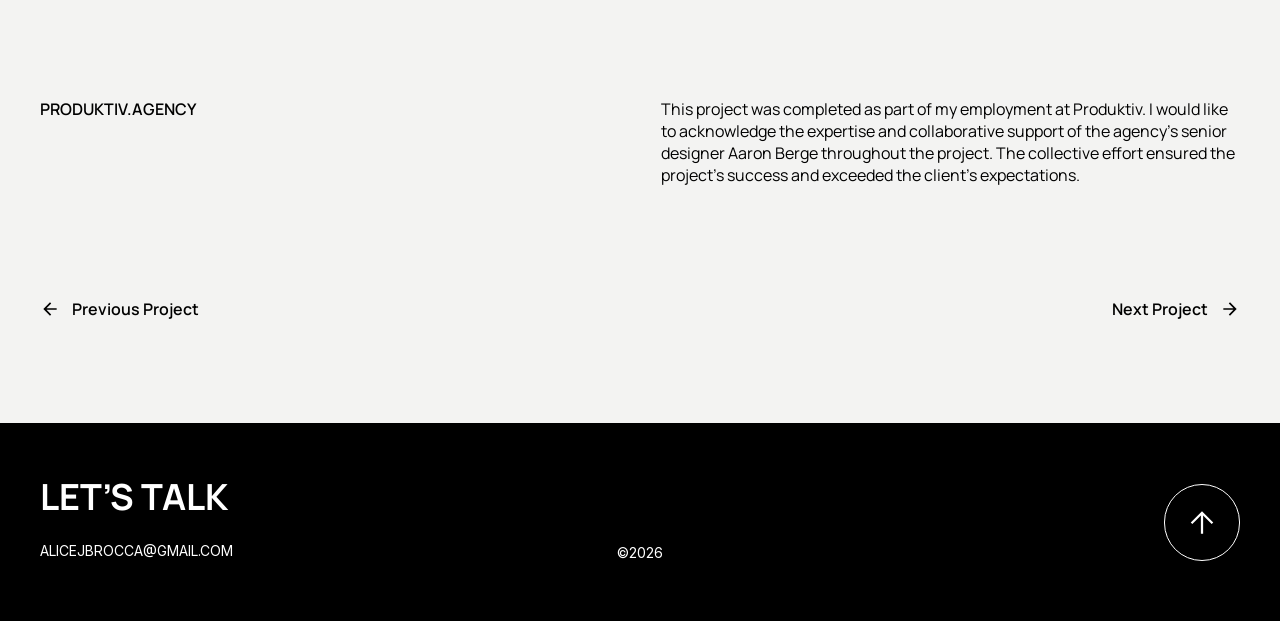
<file: site/journey-builder.html>
<!doctype html>
<html lang="en">
<head>
  <meta charset="utf-8">
  <meta name="viewport" content="width=device-width, initial-scale=1, viewport-fit=cover">
  <title>Journey Builder — Alice Brocca</title>
  <meta name="description" content="Designing a Journey Builder that lets marketers coordinate messaging across the customer lifecycle.">
  <meta name="robots" content="noindex">
  <link rel="preload" href="assets/fonts/InterVariable.woff2" as="font" type="font/woff2" crossorigin>
  <link rel="preload" href="assets/fonts/Manrope-VariableFont_wght.ttf" as="font" type="font/ttf" crossorigin>
  <link rel="icon" href="favicon.svg" type="image/svg+xml">
  <link rel="stylesheet" href="styles.css">
  <link rel="stylesheet" href="case-study.css">
</head>
<body class="case-page">
  <header class="site-header">
    <a class="site-header__id" href="index.html">
      <span class="site-header__name">ALICE BROCCA</span><span class="site-header__initials" aria-hidden="true">AB</span>
    </a>
    <nav class="site-header__nav" aria-label="Contact">
      <a href="assets/alicebrocca-resume.pdf" download="alicebrocca-resume.pdf">RESUME.PDF <svg class="icon-download" viewBox="0 0 24 24" aria-hidden="true"><path fill="currentColor" d="M11.25 4.5V16.627L5.55375 10.9307L4.5 12L12 19.5L19.5 12L18.4462 10.9307L12.75 16.627V4.5H11.25Z"/></svg></a>
      <a href="mailto:alicejbrocca@gmail.com">EMAIL <svg class="icon-external" viewBox="0 0 24 24" aria-hidden="true"><path fill="currentColor" d="M6.29425 17.6443L5.25 16.6L15.0905 6.75H6.14425V5.25H17.6443V16.75H16.1443V7.80375L6.29425 17.6443Z"/></svg></a>
      <a href="https://www.linkedin.com/in/alice-brocca-32087318b/" target="_blank" rel="noopener">LINKEDIN <svg class="icon-external" viewBox="0 0 24 24" aria-hidden="true"><path fill="currentColor" d="M6.29425 17.6443L5.25 16.6L15.0905 6.75H6.14425V5.25H17.6443V16.75H16.1443V7.80375L6.29425 17.6443Z"/></svg></a>
    </nav>
  </header>

  <main class="cs" id="top">
    <a class="cs-back" href="index.html#work">
      <svg viewBox="0 0 24 24" aria-hidden="true"><path fill="currentColor" d="M7.825 13l5.6 5.6L12 20l-8-8 8-8 1.425 1.4-5.6 5.6H20v2H7.825z"/></svg>
      <span>All Work</span>
    </a>

    <h1 class="cs-title">Journey Builder</h1>

    <div class="cs-intro">
      <div class="cs-intro__desc">
        <h2 class="cs-label">Project Description</h2>
        <p>GrowthLoop empowers the activation of first-party customer data, allowing seamless integration from your Modern Data Stack to essential destinations. The Journey Builder is where users build that seamless journey. With this builder, marketers can create cohesive customer experiences by coordinating messaging sequences throughout the customer lifecycle. They can also measure the impact of journey campaigns on revenue and other relevant metrics. With GrowthLoop’s centralized hub, marketing teams can efficiently manage journeys, allowing for faster insights and experimentation.</p>
      </div>
      <dl class="cs-meta">
        <dt>Employer</dt><dd>Produktiv</dd>
        <dt>Date</dt><dd>2023</dd>
        <dt>Design</dt><dd>Product, UI/UX</dd>
      </dl>
    </div>

    <figure class="cs-figure">
      <img src="assets/images/journey-builder/hero.png" width="1320" height="720" alt="GrowthLoop journey canvas with criteria, delay and experiment nodes, beside the journey setup screen">
    </figure>

    <section class="cs-section">
      <h2 class="cs-label">Problem</h2>
      <div class="cs-section__body">
        <p>Marketing teams had valuable customer data sitting in their warehouses but no straightforward way to put it to use. They needed to build audiences, launch campaigns, and track performance — without relying on technical teams to do it for them. Advanced audience segmentation was a key capability we focused on, giving marketers precise, granular control over how they defined and targeted their audiences.</p>
      </div>
    </section>

    <figure class="cs-figure">
      <img src="assets/images/journey-builder/image.png" width="1320" height="721" alt="Journey performance views with experiment line chart and entered-customers bar chart" loading="lazy">
    </figure>

    <section class="cs-section">
      <h2 class="cs-label">Approach</h2>
      <div class="cs-section__body">
        <p>We partnered with GrowthLoop from the earliest stages, running product workshops and design sprints to shape the platform’s direction, and iterated through multiple versions before landing on the current experience.<br>
        The core of that experience is a visual, drag-and-drop journey builder. Rather than asking marketers to write queries, we designed each step in a campaign — entry criteria, audience segments, delays, A/B experiments, destinations — as a node with plain-language configuration (“5 criteria being applied,” “Wait for 3 days,” “Export to Google Ads”). The logic of a campaign stays readable at a glance, even to someone with no data background.</p>
        <p>Starting from a blank canvas is intimidating for a non-technical user, so we introduced a recipe library — pre-built journey templates like onboarding, churn winback, and cross-sell — giving marketers a working starting point instead of a blank page. We also structured the builder around three distinct states: Build, Simulate, and Publish. This let teams validate a journey’s logic and estimated audience size before anything went live, catch issues early — errors surface directly on the flagged node, right on the canvas — and then monitor performance in production through dedicated health, error, and run-history views once published.</p>
      </div>
    </section>

    <figure class="cs-figure">
      <img src="assets/images/journey-builder/ui-shot.png" width="1320" height="721" alt="Journey builder node library and canvas nodes: group, criteria, experiment, delay and destination" loading="lazy">
    </figure>

    <section class="cs-section">
      <h2 class="cs-label">Outcome</h2>
      <div class="cs-section__body">
        <p>GrowthLoop became a core platform for brands like NASCAR, Indeed, and the Boston Red Sox. Marketers can now run personalized, data-driven campaigns faster and with more confidence, building precise audiences and launching full customer journeys on their own.</p>
      </div>
    </section>

    <div class="cs-carousel cs-carousel--629">
      <div class="cs-carousel__track" id="journey-carousel" tabindex="0" aria-label="Journey Builder screens">
        <img src="assets/images/journey-builder/carousel-1.png" width="800" height="629" alt="Journey experiment and node configuration screens" loading="lazy">
        <img src="assets/images/journey-builder/carousel-2.png" width="800" height="629" alt="Journey canvas with entry criteria and node menu" loading="lazy">
        <img src="assets/images/journey-builder/carousel-3.png" width="800" height="629" alt="Additional Journey Builder screens" loading="lazy">
      </div>
      <div class="cs-arrows" data-track="journey-carousel">
        <button type="button" aria-label="Previous image" aria-controls="journey-carousel"><svg viewBox="0 0 24 24" aria-hidden="true"><path fill="currentColor" d="M14 18l-6-6 6-6 1.4 1.4-4.6 4.6 4.6 4.6L14 18z"/></svg></button>
        <button type="button" aria-label="Next image" aria-controls="journey-carousel"><svg viewBox="0 0 24 24" aria-hidden="true"><path fill="currentColor" d="M12.6 12L8 7.4 9.4 6l6 6-6 6L8 16.6l4.6-4.6z"/></svg></button>
      </div>
    </div>

    <section class="cs-section">
      <h2 class="cs-label"><a href="https://produktiv.agency" target="_blank" rel="noopener">Produktiv.agency</a></h2>
      <div class="cs-section__body">
        <p>This project was completed as part of my employment at Produktiv. I would like to acknowledge the expertise and collaborative support of the agency’s senior designer Aaron Berge throughout the project. The collective effort ensured the project’s success and exceeded the client’s expectations.</p>
      </div>
    </section>

    <nav class="cs-nav" aria-label="Projects">
      <a href="invoicing.html"><svg viewBox="0 0 24 24" aria-hidden="true"><path fill="currentColor" d="M7.825 13l5.6 5.6L12 20l-8-8 8-8 1.425 1.4-5.6 5.6H20v2H7.825z"/></svg><span>Previous Project</span></a>
      <a href="health-app.html"><span>Next Project</span><svg viewBox="0 0 24 24" aria-hidden="true"><path fill="currentColor" d="M16.175 13H4v-2h12.175l-5.6-5.6L12 4l8 8-8 8-1.425-1.4 5.6-5.6z"/></svg></a>
    </nav>
  </main>

  <footer class="site-footer">
    <div class="site-footer__contact">
      <p class="site-footer__title">LET’S TALK</p>
      <a href="mailto:alicejbrocca@gmail.com" class="copy-email" data-copy="alicejbrocca@gmail.com">ALICEJBROCCA@GMAIL.COM</a>
    </div>
    <p class="site-footer__copy">©2026</p>
    <div class="site-footer__top">
      <a href="#top" class="to-top" aria-label="Back to top">
        <img src="assets/icons/arrow-up.svg" width="76" height="77" alt="">
      </a>
    </div>
  </footer>

  <script src="main.js"></script>
</body>
</html>
</file>
<file: site/styles.css>
/* Self-hosted full Inter: the Google Fonts subsets drop the → glyph */
@font-face {
  font-family: "Inter";
  src: url("assets/fonts/InterVariable.woff2") format("woff2");
  font-weight: 100 900;
  font-display: swap;
}

@font-face {
  font-family: "Manrope";
  src: url("assets/fonts/Manrope-VariableFont_wght.ttf") format("truetype");
  font-weight: 200 800;
  font-display: swap;
}

:root {
  --bg: #f3f3f2;
  --ink: #181616;
  --black: #000;
  --white: #fff;
  --inter: "Inter", "Helvetica Neue", Helvetica, Arial, sans-serif;
  --manrope: "Manrope", "Inter", "Helvetica Neue", Arial, sans-serif;
  --pad: 40px; /* side padding on every screen size; 24px on phones (below) */
  color-scheme: light;
}

*, *::before, *::after { box-sizing: border-box; }

html { -webkit-text-size-adjust: 100%; }

body {
  margin: 0;
  background: var(--bg);
  color: var(--ink);
  font-family: var(--inter);
  font-size: 16px;
  line-height: normal;
  font-optical-sizing: none; /* match Figma's Inter at large sizes */
  -webkit-font-smoothing: antialiased;
  -moz-osx-font-smoothing: grayscale;
  text-rendering: optimizeLegibility;
}

h1, h2, h3, p, ul { margin: 0; padding: 0; }
ul { list-style: none; }
img { display: block; max-width: 100%; height: auto; }
a { color: inherit; }

a:focus-visible {
  outline: 1px solid currentColor;
  outline-offset: 4px;
}

/* Text links: no underline at rest. On hover a line draws in from the left
   across the whole link (icons and arrows included), and on leaving it
   carries on out to the right. Drawn as a background so it can animate. */
.site-header a,
.about__text a,
.site-footer__contact a,
.cs-back,
.cs-nav a,
.cs-label a {
  --line: max(1px, 0.06em);
  text-decoration: none;
  padding-bottom: 0.15em;
  background: linear-gradient(currentColor, currentColor) no-repeat right bottom / 0 var(--line);
  transition: background-size 0.45s cubic-bezier(0.2, 0.7, 0.2, 1);
}

@media (hover: hover) {
  .site-header a:hover,
  .about__text a:hover,
  .site-footer__contact a:hover,
  .cs-back:hover,
  .cs-nav a:hover,
  .cs-label a:hover {
    background-position: left bottom;
    background-size: 100% var(--line);
  }
}

.site-header a:focus-visible,
.about__text a:focus-visible,
.site-footer__contact a:focus-visible,
.cs-back:focus-visible,
.cs-nav a:focus-visible,
.cs-label a:focus-visible {
  background-position: left bottom;
  background-size: 100% var(--line);
}

@media (prefers-reduced-motion: reduce) {
  .site-header a,
  .about__text a,
  .site-footer__contact a,
  .cs-back,
  .cs-nav a,
  .cs-label a { transition: none; }
}

/* ---------- Header ---------- */

.site-header {
  position: fixed;
  inset: 0 0 auto 0;
  z-index: 10;
  display: flex;
  justify-content: space-between;
  align-items: flex-start;
  gap: 16px 32px;
  /* A solid bar across the full width; content scrolls out of sight beneath it.
     The side padding matches the page content's. */
  padding: 24px var(--pad);
  background: var(--bg);
  color: var(--ink);
  font-size: 14px;
  line-height: 20px;
  white-space: nowrap;
}

/* A black rule that draws out from the centre once the page has scrolled (main.js) */
.site-header::after {
  content: "";
  position: absolute;
  left: 0;
  right: 0;
  bottom: 0;
  height: 1px;
  background: var(--black);
  transform: scaleX(0);
  transition: transform 0.6s cubic-bezier(0.2, 0.7, 0.2, 1);
}

.site-header.is-scrolled::after { transform: scaleX(1); }

@media (prefers-reduced-motion: reduce) {
  .site-header::after { transition: none; }
}

.site-header__id {
  display: flex;
  gap: 8px;
  text-decoration: none;
}

/* "AB" stands in for the full name on phones (below) */
.site-header__initials { display: none; }

.site-header__nav {
  display: flex;
  justify-content: flex-end;
  gap: 32px;
}

/* Material Symbols icons after the header links ("arrow_downward" for the resume, "arrow_outward" for the rest) */
.site-header__nav svg {
  width: 1.15em;
  height: 1.15em;
  vertical-align: -0.22em;
}

/* ---------- Hero ---------- */

.hero {
  /* Extra height = the scroll distance used to collapse the name */
  height: calc(100svh + var(--collapse, 70svh));
}

.hero__stage {
  position: sticky;
  top: 0;
  height: 100svh;
  min-height: 560px;
  max-height: 1100px;
  display: grid;
  place-items: center;
  overflow: hidden;
}

.hero__name {
  display: flex;
  align-items: flex-start;
  justify-content: center;
  color: var(--black);
  font-family: var(--inter);
  font-weight: 400;
  font-size: 180px;
  line-height: 1;
  white-space: nowrap;
  user-select: none;
}

.hero__name span {
  display: block;
  overflow: hidden;
  height: 1.2em;
  line-height: 1.2;
  white-space: pre;
  will-change: width, opacity;
}

.hero__tagline {
  position: absolute;
  left: 50%;
  bottom: 92px;
  width: 426px;
  transform: translateX(-50%);
  color: var(--black);
  font-size: 14px;
  text-align: center;
  text-transform: uppercase;
  transition: opacity 0.6s ease, translate 0.6s cubic-bezier(0.2, 0.7, 0.2, 1), visibility 0s;
}

/* Hidden until the visitor starts scrolling (main.js) */
.hero.is-resting .hero__tagline {
  opacity: 0;
  translate: 0 16px;
  visibility: hidden;
  transition: opacity 0.4s ease, translate 0.4s ease, visibility 0s 0.4s;
}

@media (prefers-reduced-motion: reduce) {
  .hero__tagline,
  .hero.is-resting .hero__tagline { transition: none; translate: none; }
}

.hero__tagline strong { font-weight: 600; }

/* ---------- Content ---------- */

.content {
  padding: 120px var(--pad) 53px;
  display: flex;
  flex-direction: column;
  gap: 150px;
}

.label {
  font-size: 14px;
  font-weight: 400;
  line-height: 24px;
  text-transform: uppercase;
  color: var(--ink);
}

.about__pin,
.skills,
.work {
  display: flex;
  flex-direction: column;
  gap: 38px;
}

/* Scroll reveal (class added by main.js): the section grows by the scroll
   distance and the text block sticks, vertically centred, until every word
   has reached full opacity. */
.about.is-reveal .about__pin {
  position: sticky;
  top: var(--pin-top, 0px);
}

.about.is-reveal .reveal-word {
  opacity: 0.2;
  /* background-size keeps the "I paint" link's hover underline animating */
  transition:
    opacity 0.15s linear,
    background-size 0.45s cubic-bezier(0.2, 0.7, 0.2, 1);
}

.about__text {
  max-width: 986px;
  font-size: 36px;
  font-weight: 400;
  display: flex;
  flex-direction: column;
  gap: 1.21em;
}

/* 48px over 58px at desktop; in em so it scales with the breakpoints below */
.about__lead {
  max-width: 17.3em; /* wraps after "based", as in the design */
  font-weight: 600;
  font-size: 1.3333em;
  line-height: 1.2083;
}

/* What I do */

.skills__grid {
  display: grid;
  grid-template-columns: repeat(4, 1fr);
  border-top: 1px solid var(--ink);
  border-left: 1px solid var(--ink);
}

.skill {
  display: flex;
  flex-direction: column;
  gap: 24px;
  padding: 32px;
  border-right: 1px solid var(--ink);
  border-bottom: 1px solid var(--ink);
}

.skill__num {
  margin-bottom: 26px; /* 50px to the title with the 24px gap */
  font-size: 14px;
}

.skill__title {
  font-size: 20px;
  font-weight: 600;
  text-transform: uppercase;
}

.skill__text { font-size: 16px; }

/* Selected work */

.work__label { padding-top: 48px; }

.work__list {
  border-radius: 8px;
  overflow: hidden;
}

.work__list li + li { margin-top: -1px; }

.project {
  display: grid;
  grid-template-columns: 1fr 1fr;
  gap: 32px;
  padding: 60px 0;
  border-top: 1px solid var(--black);
  text-decoration: none;
  color: var(--black);
}

.project__text {
  display: flex;
  flex-direction: column;
  justify-content: space-between;
  gap: 32px;
  min-width: 0;
}

.project__intro {
  display: flex;
  flex-direction: column;
  gap: 24px;
}

.project__name {
  font-family: var(--manrope);
  font-weight: 400;
  font-size: 16px;
  line-height: 22px;
  text-transform: uppercase;
}

.project__title {
  font-family: var(--manrope);
  font-weight: 600;
  font-size: 32px;
  line-height: 36px;
}

.project__meta {
  display: flex;
  flex-wrap: wrap;
  gap: 8px;
  color: var(--ink);
  font-size: 16px;
}

.project__image {
  aspect-ratio: 648 / 440;
  overflow: hidden;
}

.project__image img {
  width: 100%;
  height: 100%;
  object-fit: cover;
  transition: transform 0.6s cubic-bezier(0.2, 0.7, 0.2, 1);
}

@media (hover: hover) {
  .project:hover .project__image img { transform: scale(1.08); }
}

/* ---------- Footer ---------- */

.site-footer {
  background: var(--black);
  color: var(--white);
  padding: 60px var(--pad);
  display: flex;
  align-items: flex-end;
  justify-content: space-between;
  font-size: 14px;
}

.site-footer > * { flex: 1 0 0; min-width: 0; }

.site-footer__contact {
  display: flex;
  flex-direction: column;
  gap: 32px;
}

.site-footer__title {
  font-family: var(--manrope);
  font-weight: 700;
  font-size: 36px;
  line-height: 27px;
}

/* Hug the text so the hover underline (and the click area) stop where the address ends */
.site-footer__contact a { align-self: flex-start; text-transform: uppercase; }

.site-footer__copy { text-align: center; }

.site-footer__top {
  display: flex;
  justify-content: flex-end;
  align-items: center;
  height: 76px;
}

.to-top {
  display: block;
  border-radius: 50%;
  transition: opacity 0.2s;
}

.to-top:hover { opacity: 0.7; }

.to-top img {
  width: 76px;
  height: 77px;
}

/* ---------- Custom cursor ---------- */
/* A small dot follows the mouse (added by main.js on mouse/trackpad devices
   only). It inverts what's under it so it shows on light and dark areas;
   over a project it grows into a solid black "View Work" badge. */

@media (hover: hover) and (pointer: fine) {
  html.has-cursor,
  html.has-cursor * { cursor: none !important; }
}

.cursor {
  position: fixed;
  left: 0;
  top: 0;
  z-index: 1000;
  pointer-events: none;
  opacity: 0;
  mix-blend-mode: difference;
  transition: opacity 0.2s;
  will-change: transform;
}

.cursor.is-visible { opacity: 1; }

.cursor__dot {
  position: absolute;
  left: 0;
  top: 0;
  display: grid;
  place-items: center;
  width: 14px;
  height: 14px;
  border-radius: 50%;
  background: var(--white);
  color: var(--black);
  transform: translate(-50%, -50%);
  transition:
    width 0.35s cubic-bezier(0.2, 0.7, 0.2, 1),
    height 0.35s cubic-bezier(0.2, 0.7, 0.2, 1),
    background-color 0.25s,
    color 0.25s;
}

.cursor__label {
  font-family: var(--manrope);
  font-size: 14px;
  font-weight: 400;
  line-height: 1.2;
  text-align: center;
  text-transform: uppercase;
  white-space: pre; /* keeps "Click/Drag" on its two lines */
  opacity: 0;
  transition: opacity 0.2s;
}

/* Over a project, image or the footer email: a solid black circle with one word */
.cursor.is-view { mix-blend-mode: normal; }

.cursor.is-view .cursor__dot {
  width: 80px;
  height: 80px;
  background: var(--black);
  color: var(--white);
}

/* Over the black footer the circle turns white so it stays visible */
.cursor.is-view.is-light .cursor__dot {
  background: var(--white);
  color: var(--black);
}

/* Wait for the circle to grow before the word appears; hide it at once on the way out */
.cursor.is-view .cursor__label {
  opacity: 1;
  transition-delay: 0.15s;
}

/* ---------- Responsive ---------- */

@media (max-width: 1100px) {
  .skills__grid { grid-template-columns: repeat(2, 1fr); }

  .project__title {
    font-size: 26px;
    line-height: 30px;
  }
}

@media (max-width: 900px) {
  .site-header {
    padding-top: 24px;
    padding-bottom: 24px;
  }

  .content { gap: 100px; padding-top: 96px; }

  .about__text { font-size: 28px; }

  .work__label { padding-top: 0; }

  .project {
    grid-template-columns: 1fr;
    gap: 24px;
    padding: 40px 0;
  }

  .project__text { display: contents; }
  .project__intro { order: 1; }
  .project__image { order: 2; }
  .project__meta { order: 3; }
}

@media (max-width: 600px) {
  :root { --pad: 24px; }

  .site-header {
    font-size: 12px;
    line-height: 18px;
    padding-top: 16px;
    padding-bottom: 16px;
  }

  /* Name and links stay on one line: the name shrinks to "AB" (screen readers still hear the full name) */
  .site-header { gap: 12px; }
  .site-header__nav { gap: 12px; }

  .site-header__name {
    position: absolute;
    width: 1px;
    height: 1px;
    overflow: hidden;
    clip-path: inset(50%);
  }

  .site-header__initials { display: inline; }

  .hero__tagline {
    width: calc(100% - 2 * var(--pad));
    bottom: 56px;
    font-size: 12px;
  }

  .hero__tagline br { display: none; }

  .content { gap: 80px; padding-top: 72px; padding-bottom: 40px; }

  .about__text { font-size: 22px; }

  .skills__grid { grid-template-columns: 1fr; }

  .skill { padding: 24px; gap: 16px; }

  .project__title {
    font-size: 22px;
    line-height: 27px;
  }

  .site-footer {
    flex-wrap: wrap;
    align-items: center;
    row-gap: 32px;
    padding-block: 40px;
  }

  .site-footer__contact { flex: 0 0 100%; gap: 24px; }

  .site-footer__copy,
  .site-footer__top { flex: 1 1 auto; }

  .site-footer__copy { text-align: left; }

  .site-footer__title { font-size: 32px; }

  .to-top img { width: 56px; height: 57px; }
  .site-footer__top { height: 56px; }
}

@media (prefers-reduced-motion: reduce) {
  .project__image img { transition: none; }
}

/* Read by screen readers only (e.g. the "Email address copied" message) */
.visually-hidden {
  position: absolute;
  width: 1px;
  height: 1px;
  margin: -1px;
  padding: 0;
  overflow: hidden;
  clip: rect(0 0 0 0);
  white-space: nowrap;
  border: 0;
}
</file>
<file: site/case-study.css>
/* Case-study pages. Loaded after styles.css, which supplies the header, footer and tokens. */

.case-page {
  /* How far a bleeding slider reaches past the content edge to the window edge */
  --bleed: var(--pad);
  overflow-x: clip;
}

.cs {
  padding: 160px var(--pad) 100px;
  color: var(--black);
  font-family: var(--manrope);
  font-size: 16px;
  line-height: 22px;
}

.cs p + p { margin-top: 22px; }

.cs ul.bullets {
  list-style: disc;
  padding-left: 24px;
}

.cs ul.bullets li::marker { font-size: 0.8em; }

.cs p + ul.bullets,
.cs ul.bullets + p { margin-top: 22px; }

.cs p.tight + ul.bullets { margin-top: 0; }

/* Bullets that open with a bold subheading, with the explanation on the line below */
.cs ul.bullets--titled li + li { margin-top: 16px; }

.cs ul.bullets--titled strong {
  display: block;
  font-weight: 600;
}

.cs-label {
  font-family: var(--manrope);
  font-weight: 600;
  font-size: 16px;
  line-height: 22px;
}

.cs-label a { text-transform: uppercase; }

.cs-label small {
  display: block;
  font-size: 16px;
  font-weight: 400;
}

/* Back link + title */

.cs-back,
.cs-nav a {
  display: inline-flex;
  align-items: center;
  gap: 12px;
  text-decoration: none;
  font-size: 14px;
  line-height: 20px;
}

.cs-back svg,
.cs-nav svg {
  width: 20px;
  height: 20px;
  flex: none;
}

.cs-title {
  max-width: 700px;
  margin-top: 53px;
  font-family: var(--manrope);
  font-weight: 700;
  font-size: 56px;
  line-height: 70px;
  letter-spacing: -0.04em;
  /* The tight tracking also shrinks Manrope's narrow space; open it back up so words read apart */
  word-spacing: 0.12em;
  text-transform: uppercase;
}

/* Project description + meta */

.cs-intro {
  display: flex;
  justify-content: space-between;
  align-items: flex-end;
  gap: 40px 60px;
  margin-top: 100px;
}

.cs-intro__desc { max-width: 420px; }

.cs-intro__desc .cs-label { margin-bottom: 40px; }

.cs-meta {
  width: 425px;
  margin: 0 0 25px;
  display: grid;
  grid-template-columns: auto auto;
  row-gap: 9px;
}

.cs-meta dt { font-weight: 600; }
.cs-meta dd { margin: 0; text-align: right; }

/* Full-width images */

.cs-figure {
  margin: 112px 0 0;
}

.cs-intro + .cs-figure { margin-top: 100px; }

.cs-figure img {
  width: 100%;
  height: auto;
}

/* Two-column text sections */

.cs-section {
  display: grid;
  grid-template-columns: 51.75% 1fr;
  margin-top: 112px;
}

.cs-section__body { min-width: 0; }

/* Numbered approach steps (Capital) */

.cs-steps {
  margin-top: 48px;
  border-top: 1px solid #a3a3a3;
}

.cs-steps li {
  padding: 32px 0;
  border-bottom: 1px solid #a3a3a3;
}

.cs-steps h3 {
  font-weight: 600;
  font-size: 16px;
  line-height: 22px;
  margin-bottom: 24px;
}

/* Partner flow breakdown: one wide image that scrolls sideways */

.cs-breakdown__head {
  display: flex;
  align-items: center;
  gap: 32px;
  align-self: start;
}

.cs-breakdown__head .cs-label { font-size: 18px; }

.cs-arrows {
  display: flex;
  gap: 16px;
}

.cs-arrows button {
  display: grid;
  place-items: center;
  width: 24px;
  height: 24px;
  padding: 0;
  border: 0;
  background: none;
  color: var(--black);
  cursor: pointer;
}

.cs-arrows button:disabled { opacity: 0.3; cursor: default; }

.cs-arrows button:focus-visible { outline: 1px solid currentColor; outline-offset: 2px; }

.cs-arrows svg { width: 24px; height: 24px; }

.cs-breakdown__track {
  margin-left: -14px;
  margin-right: calc(-1 * var(--bleed));
  overflow-x: auto;
  scrollbar-width: none;
  overscroll-behavior-x: contain;
}

.cs-breakdown__track::-webkit-scrollbar { display: none; }

.cs-breakdown__track img {
  width: auto;
  max-width: none;
  height: 816px;
  padding-right: var(--bleed);
  box-sizing: content-box;
}

/* Image carousel */

.cs-carousel { margin-top: 112px; }

.cs-carousel__track {
  position: relative; /* slide offsets are measured from the track (looping in main.js) */
  display: flex;
  gap: 20px;
  margin-right: calc(-1 * var(--bleed));
  padding-right: var(--bleed);
  overflow-x: auto;
  scroll-snap-type: x mandatory;
  scroll-padding-left: 0;
  scrollbar-width: none;
  overscroll-behavior-x: contain;
}

.cs-carousel__track::-webkit-scrollbar { display: none; }

/* While dragged with the mouse (main.js): no snapping until the glide finishes */
.cs-carousel__track.is-dragging {
  scroll-snap-type: none;
  user-select: none;
  -webkit-user-select: none;
}

.cs-carousel__track img {
  flex: none;
  width: auto;
  height: 650px;
  max-width: none;
  scroll-snap-align: start;
}

.cs-carousel--629 .cs-carousel__track img { height: 629px; }

.cs-carousel .cs-arrows { margin-top: 24px; margin-left: 0; }

/* Previous / next project */

.cs-nav {
  display: flex;
  justify-content: space-between;
  margin-top: 112px;
}

.cs-nav a {
  font-weight: 600;
  font-size: 16px;
  line-height: 22px;
}

/* ---------- Responsive ---------- */

@media (max-width: 1100px) {
  .cs-title { font-size: 48px; line-height: 58px; }

  .cs-section { grid-template-columns: 40% 1fr; }

  .cs-breakdown__track img { height: 680px; }

  .cs-carousel__track img,
  .cs-carousel--629 .cs-carousel__track img { height: 520px; }
}

@media (max-width: 900px) {
  .cs { padding-top: 120px; }

  .cs-intro {
    flex-direction: column;
    align-items: stretch;
  }

  .cs-intro__desc { max-width: 560px; }

  .cs-meta { width: 100%; max-width: 560px; margin-bottom: 0; }

  .cs-section {
    grid-template-columns: 1fr;
    row-gap: 20px;
    margin-top: 80px;
  }

  .cs-figure,
  .cs-carousel { margin-top: 80px; }

  .cs-intro + .cs-figure { margin-top: 64px; }

  .cs-breakdown__track { margin-left: 0; }

  .cs-steps li { padding: 28px 0; }

  .cs-nav { margin-top: 80px; }
}

@media (max-width: 600px) {
  .cs { padding-top: 112px; padding-bottom: 64px; }

  .cs-title {
    margin-top: 40px;
    font-size: 34px;
    line-height: 40px;
  }

  .cs-intro { margin-top: 56px; }

  .cs-intro__desc .cs-label { margin-bottom: 20px; }

  .cs-section,
  .cs-figure,
  .cs-carousel { margin-top: 64px; }

  .cs-breakdown__head { justify-content: space-between; }
  .cs-breakdown__head .cs-label { font-size: 16px; }

  .cs-breakdown__track img { height: 520px; }

  .cs-carousel__track { gap: 12px; }

  .cs-carousel__track img,
  .cs-carousel--629 .cs-carousel__track img {
    width: 82vw;
    height: auto;
  }

  .cs-nav { margin-top: 64px; }
}

/* ---------- Full-screen image viewer (main.js) ---------- */

/* On mouse devices the custom cursor reads "Zoom In" over these images (main.js).
   The Capital flow breakdown is left out: it already scrolls sideways in place. */

.cs-figure img:focus-visible,
.cs-carousel__track img:focus-visible {
  outline: 2px solid var(--black);
  outline-offset: 4px;
}

/* Sits below the custom cursor (z-index 1000) so the dot stays visible. */
.lightbox {
  position: fixed;
  inset: 0;
  z-index: 900;
  background: #080808;
  overflow: hidden;
  touch-action: none; /* finger drags pan the image instead of scrolling the page */
  user-select: none;
  -webkit-user-select: none;
  opacity: 0;
  visibility: hidden;
  transition: opacity 0.25s, visibility 0s 0.25s;
}

.lightbox.is-open {
  opacity: 1;
  visibility: visible;
  transition: opacity 0.25s;
}

/* Sized to cover the screen and moved (dragged) by main.js via transform */
.lightbox__img {
  position: absolute;
  left: 0;
  top: 0;
  max-width: none;
  -webkit-user-drag: none;
  will-change: transform;
}

.lightbox__close {
  position: fixed;
  top: 20px;
  right: 20px;
  z-index: 1;
  display: grid;
  place-items: center;
  width: 44px;
  height: 44px;
  padding: 0;
  border: 1px solid rgba(255, 255, 255, 0.6);
  border-radius: 50%;
  /* The image can now run under the button, so give it its own dark backing */
  background: rgba(0, 0, 0, 0.55);
  color: var(--white);
  cursor: pointer;
  transition: background-color 0.2s, color 0.2s;
}

.lightbox__close:hover { background: var(--white); color: var(--black); }

.lightbox__close:focus-visible { outline: 2px solid var(--white); outline-offset: 3px; }

.lightbox__close svg { width: 20px; height: 20px; }

@media (max-width: 600px) {
  .lightbox__close { top: 12px; right: 12px; }
}

@media (prefers-reduced-motion: reduce) {
  .lightbox { transition: none; }
}
</file>
